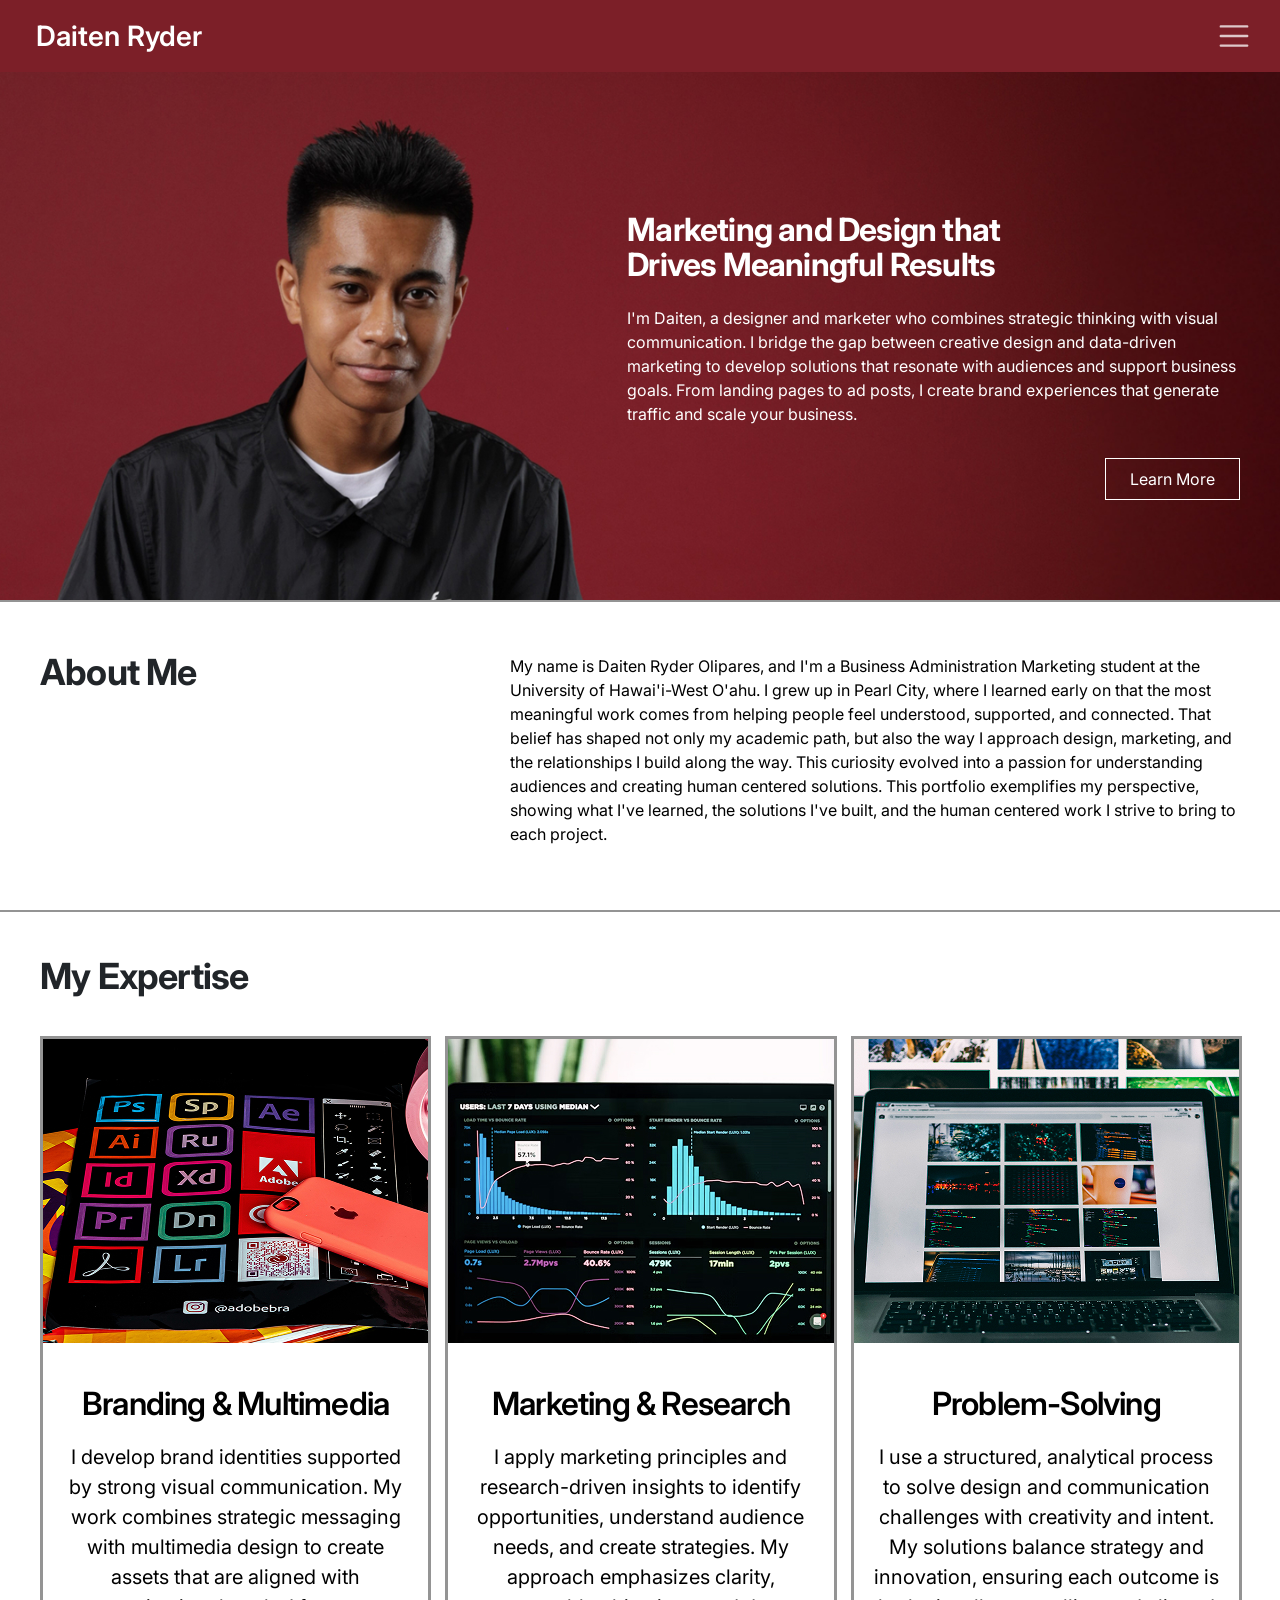
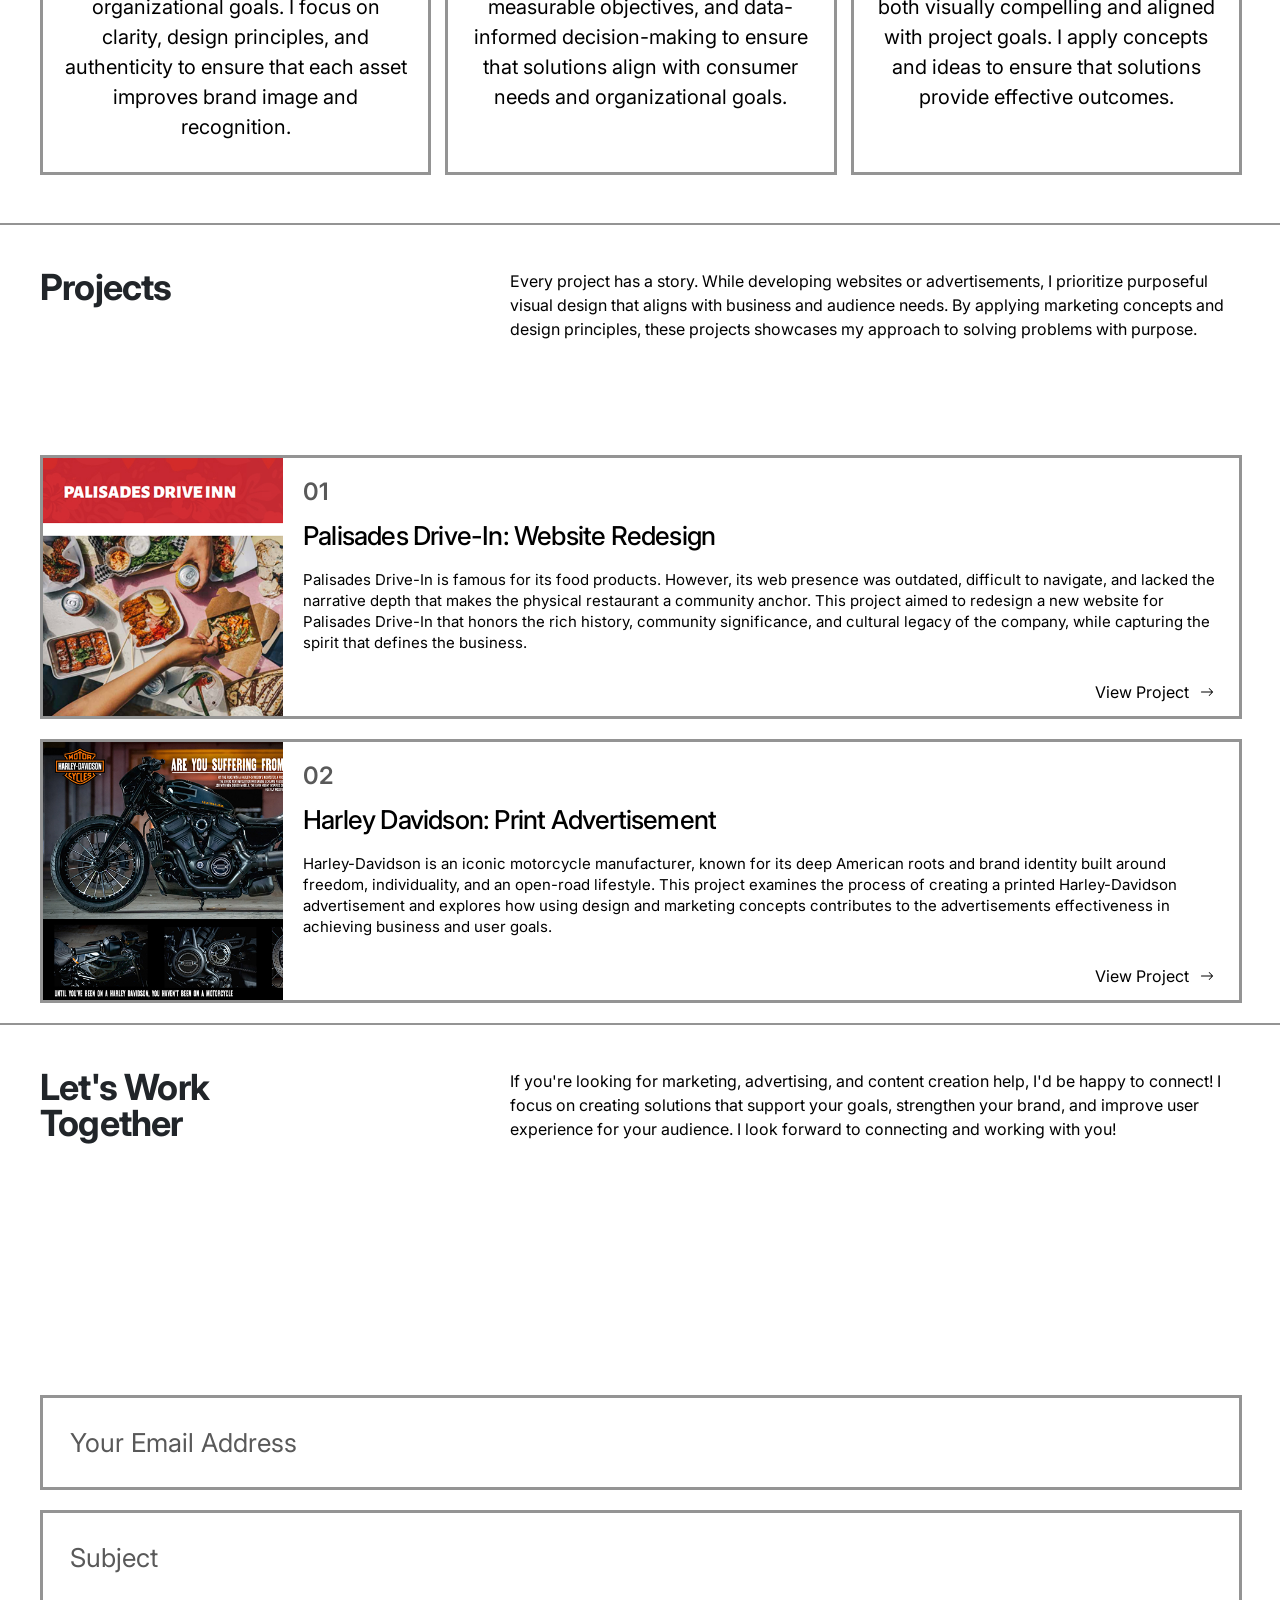
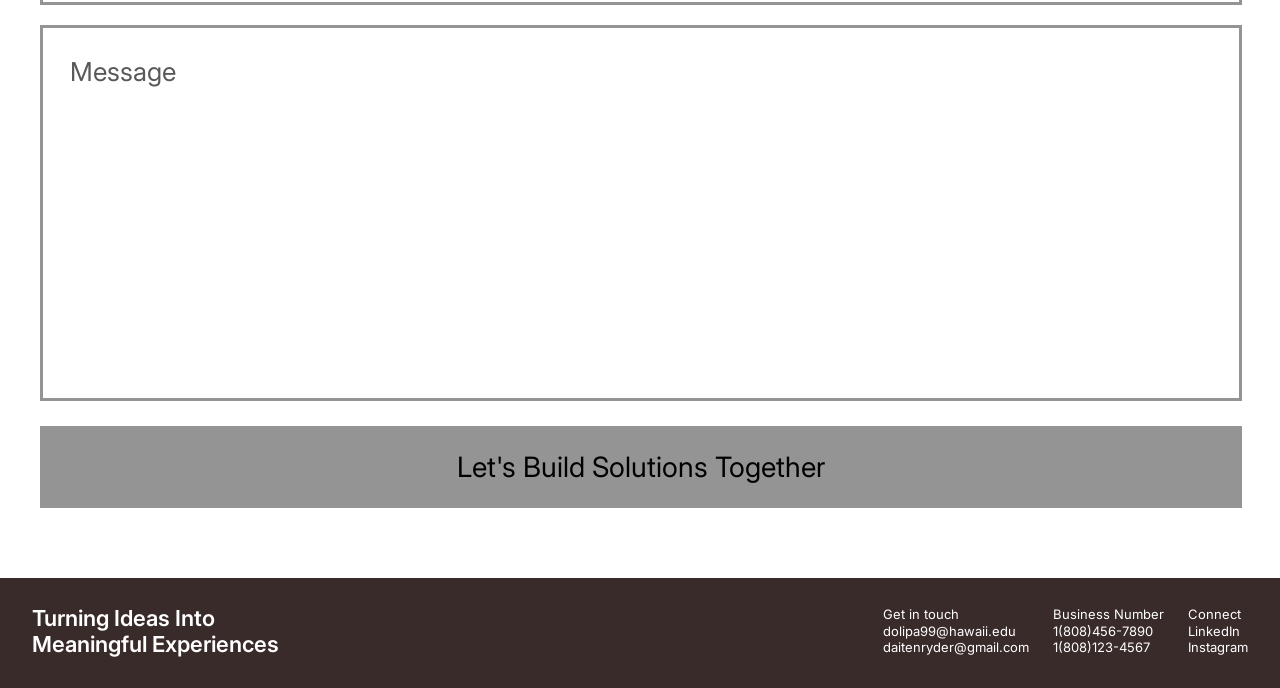
<file: index.html>
<!DOCTYPE html>
<html lang="en">

<head>
    <!-- REQUIRED: Meta Tags -->
    <meta charset="UTF-8">
    <meta name="viewport" content="width=device-width, initial-scale=1.0">

    <!-- REQUIRED: Page Title -->
    <title>Daiten Ryder Olipares Portfolio</title>

    <!-- REQUIRED: Bootstrap CSS -->
    <link href="https://cdn.jsdelivr.net/npm/bootstrap@5.3.3/dist/css/bootstrap.min.css" rel="stylesheet"
        integrity="sha384-QWTKZyjpPEjISv5WaRU9OFeRpok6YctnYmDr5pNlyT2bRjXh0JMhjY6hW+ALEwIH" crossorigin="anonymous">

    <!-- REQUIRED: Your Custom CSS-->
    <link rel="stylesheet" href="css/style.css">

    <!-- REQUIRED: Google Font API -->
    <link rel="preconnect" href="https://fonts.googleapis.com">
    <link rel="preconnect" href="https://fonts.gstatic.com" crossorigin>
    <link
        href="https://fonts.googleapis.com/css2?family=Inter:ital,opsz,wght@0,14..32,100..900;1,14..32,100..900&display=swap"
        rel="stylesheet">
</head>

<body>
    <!-- Content will go here -->
    <!-- Start of Header Section -->
    <header class="custom-header">
        <nav class="navbar">
            <!-- Logo -->
            <a class="navbar-brand" href="index.html">Daiten Ryder</a>
            <button class="navbar-toggler" type="button" data-bs-toggle="collapse" data-bs-target="#navbarNav"
                aria-controls="navbarNav" aria-expanded="false" aria-label="Toggle navigation">
                <span class="navbar-toggler-icon"></span>
            </button>
            <div class="collapse navbar-collapse" id="navbarNav">
                <ul class="navbar-nav ms-auto">
                    <!-- Menu Links -->
                    <li class="nav-item"><a class="nav-link" href="index.html">Home</a></li>
                    <li class="nav-item"><a class="nav-link" href="palisades.html">Project: Palisades Drive-In Website Redesign</a>
                    </li>
                    <li class="nav-item"><a class="nav-link" href="#">Project: Harley Davidson Print Advertisement </a>
                    </li>
                </ul>
            </div>
        </nav>
    </header>

    <!-- Start of Hero Section -->
    <section class="hero" id="hero">
        <div class="hero-text-col">
            <h1 class="hero-title">Marketing and Design that <br> Drives Meaningful Results</h1>

            <p class="hero-description">I'm Daiten, a designer and marketer who combines strategic thinking with
                visual communication. I bridge the
                gap between creative design and data-driven marketing to develop solutions that resonate with
                audiences and
                support business goals. From landing pages to ad posts, I create brand experiences that generate
                traffic and
                scale your business.
            </p>

            <div class="hero-btn-wrap">
                <a href="#about-me" role="button" class="hero-btn">Learn More</a>
            </div>
        </div>
    </section>
    <!-- End of Hero Section -->

 <div class="section-divider"></div>



  <!--About Me-->
<section class="about-Me" id="about-me">
        <div class="container-fluid about-section-wrapper">
            <div class="row g-0">
                <div class="col-5 col-md-4 about-heading">
                    <h2 style="margin: 0; line-height: 1;">About Me</h2>
                </div>

                <div class="col-7 col-md-8 about-text">
                    <p style="margin: 0;"> My name is Daiten Ryder Olipares, and I'm a Business Administration Marketing
                        student at
                        the University of
                        Hawai'i-West O'ahu. I grew up in Pearl City, where I learned early on that the most meaningful
                        work
                        comes
                        from helping people feel understood, supported, and connected. That belief has shaped not only
                        my
                        academic
                        path, but also the way I approach design, marketing, and the relationships I build along the
                        way.
                        This
                        curiosity evolved into a passion for understanding audiences and creating human centered
                        solutions.
                        This
                        portfolio exemplifies my perspective, showing what I've learned, the solutions I've built, and
                        the
                        human
                        centered work I strive to bring to each project.</p>
                </div>
            </div>
        </div>
    </section>
    <!-- End of About Me -->

<div class="section-divider"></div>

    <!-- Start of My Expertise -->
    <section class="My-Expertise" id="My-Expertise">
        <div class="container-fluid site-section-wrapper">
            <div class="row g-0">
                <div class="col-5 col-md-4 expertise-heading">
                    <h2 class="m-0">My Expertise</h2>
                </div>
            </div>
        </div>
        <!-- Start of card -->
        <div class="container-fluid site-section-wrapper">
            <div class="row g-0 g-md-3 expertise-cards-row">
                <!-- Start of card 1 -->
                <div class="col-12 col-md-4">
                    <div class="card rounded-0 overflow-hidden expertise-card h-100">
                        <!-- Text-->
                        <div class="d-flex flex-row flex-md-column h-100 align-items-stretch">
                            <img src="images/Branding & Multimedia Image.jpg" class="expertise-card-img"
                                alt="Thumbnail of branding & multimedia work, which features various media programs and tools.">


                            <div class="expertise-card-body d-flex flex-column flex-grow-1">
                                <div class="d-md-none expertise-num">01</div>
                                <h3 class="expertise-title">Branding &amp;
                                    Multimedia</h3>
                                <p class="expertise-desc">I develop brand identities
                                    supported by strong
                                    visual
                                    communication. My work combines strategic messaging with multimedia design to
                                    create assets that are
                                    aligned with organizational goals. I focus on clarity, design principles, and
                                    authenticity to ensure
                                    that each asset improves brand image and recognition.</p>

                            </div>
                        </div>
                    </div>
                </div>
                <!-- End of card 1-->

                <!-- Start of card 2 -->
                <div class="col-12 col-md-4">
                    <div class=" card rounded-0 overflow-hidden expertise-card h-100">
                        <!-- Text-->
                        <div class="d-flex flex-row flex-md-column h-100 align-items-stretch">
                            <img src="images/Marketing & Research Image.jpg" class="expertise-card-img"
                                alt="Thumbnail of marketing & research work, which features marketing analytics and statistics.">


                            <div class="expertise-card-body d-flex flex-column flex-grow-1 h-100">
                                <div class="d-md-none expertise-num">02</div>
                                <h3 class="expertise-title">Marketing &amp;
                                    Research
                                </h3>
                                <p class="expertise-desc">I apply marketing
                                    principles
                                    and
                                    research-driven insights to
                                    identify
                                    opportunities, understand audience needs, and create strategies. My approach
                                    emphasizes clarity,
                                    measurable objectives, and data-informed decision-making to ensure that
                                    solutions align with consumer needs
                                    and organizational goals.</p>

                            </div>
                        </div>
                    </div>
                </div>
                <!-- End of card 2-->

                <!-- Start of card 3 -->
                <div class="col-12 col-md-4">
                    <div class=" card rounded-0 overflow-hidden expertise-card h-100">
                        <!-- Text-->
                        <div class="d-flex flex-row flex-md-column h-100 align-items-stretch">
                            <img src="images/Problem-Solving Image.jpg" class="expertise-card-img"
                                alt="Thumbnail of a problem-solving image, which features analytical, technological, and complex solutions.">

                            <div class="expertise-card-body d-flex flex-column flex-grow-1 h-100">
                                <div class="d-md-none expertise-num">03</div>
                                <h3 class="expertise-title">
                                    Problem-Solving
                                </h3>
                                <p class="expertise-desc">I use a structured,
                                    analytical
                                    process to solve design and
                                    communication
                                    challenges with creativity and intent. My solutions balance strategy and
                                    innovation,
                                    ensuring each outcome is both visually compelling and aligned with project
                                    goals. I apply concepts and ideas
                                    to ensure that solutions provide effective outcomes.</p>

                            </div>
                        </div>
                    </div>
                </div>
                <!-- End of card 3-->
            </div>
        </div>

    </section>
    <!-- End of My Expertise Section -->

  <div class="section-divider"></div>

    <!-- Start of Projects Section -->

    <section class="Projects" id="Projects">
        <div class="container-fluid projects-section-wrapper">
            <div class="row g-0">
                <div class="col-5 col-md-4 projects-heading">
                    <h2 style="margin: 0; line-height: 1;">Projects</h2>
                </div>
                <div class="col-7 col-md-8 projects-text">
                    <p style="margin: 0;">Every project has a story. While developing websites or advertisements, I
                        prioritize purposeful
                        visual design
                        that aligns with business and audience needs. By applying marketing concepts and design
                        principles,
                        these
                        projects showcases
                        my approach to solving problems with purpose.</p>
                </div>
            </div>
        </div>

        <!-- Start of card components -->
        <div class="container-fluid projects-section-wrapper">
            <div class="row g-0">
                <!-- Start of card 1-->
                <div class="col-12">
                    <div class="card rounded-0 mobile-fixed-card">
                        <div class="d-flex flex-nowrap align-items-stretch">

                            <img src="images/Palisades Drive In Image.jpg" class="project-card-img"
                                alt="Thumbnail of the Palisades Drive-In website redesign project.">

                            <div class="project-card-body d-flex flex-column flex-grow-1 h-100">
                                <div>
                                    <div class="project-num">01</div>
                                    <h3 class="project-title">Palisades Drive-In: Website Redesign
                                    </h3>
                                    <p class="project-desc">Palisades Drive-In is famous for
                                        its food
                                        products.
                                        However, its web presence was outdated, difficult to navigate, and lacked the
                                        narrative
                                        depth that makes the physical restaurant a community anchor. This project aimed
                                        to redesign
                                        a new website for Palisades Drive-In that honors the rich history, community
                                        significance,
                                        and cultural legacy of the company, while capturing the spirit that
                                        defines the
                                        business.</p>
                                </div>

                                <div class="text-end project-btn-wrapper">
                                    <a class="project-btn" href="palisades.html">View Project <svg
                                            xmlns="http://w3.org" width="8" height="8" fill="currentColor"
                                            class="bi bi-arrow-right" viewBox="0 0 16 16">
                                            <path fill-rule="evenodd"
                                                d="M1 8a.5.5 0 0 1 .5-.5h11.793l-3.147-3.146a.5.5 0 0 1 .708-.708l4 4a.5.5 0 0 1 0 .708l-4 4a.5.5 0 0 1-.708-.708L13.293 8.5H1.5A.5.5 0 0 1 1 8" />
                                        </svg></a>
                                </div>
                            </div>
                        </div>
                    </div>
                </div>
                <!-- End of card 1 -->
                <!-- Start of card 2 -->
                <div class="col-12">
                    <div class="card rounded-0 mobile-fixed-card">
                        <div class="d-flex flex-nowrap align-items-stretch">

                            <img src="images/Harley Davidson Image.jpg" class="project-card-img"
                                alt="Preview thumbnail of the Harley Davidson print advertisement project.">

                            <div class="project-card-body d-flex flex-column flex-grow-1 h-100">
                                <div>
                                    <div class="project-num">02</div>
                                    <h3 class="project-title">Harley Davidson: Print Advertisement
                                    </h3>
                                    <p class="project-desc">Harley-Davidson is an iconic motorcycle manufacturer, known
                                        for its deep American roots and brand identity built around freedom,
                                        individuality, and an open-road lifestyle. This project examines the process of
                                        creating a printed Harley-Davidson advertisement and explores how using design
                                        and marketing concepts contributes to the advertisements effectiveness in
                                        achieving business and user goals.
                                    </p>
                                </div>

                                <div class="text-end project-btn-wrapper">
                                    <a class="project-btn" href="javascript:void(0);">View Project <svg
                                            xmlns="http://w3.org" width="8" height="8" fill="currentColor"
                                            class="bi bi-arrow-right" viewBox="0 0 16 16">
                                            <path fill-rule="evenodd"
                                                d="M1 8a.5.5 0 0 1 .5-.5h11.793l-3.147-3.146a.5.5 0 0 1 .708-.708l4 4a.5.5 0 0 1 0 .708l-4 4a.5.5 0 0 1-.708-.708L13.293 8.5H1.5A.5.5 0 0 1 1 8" />
                                        </svg></a>
                                </div>
                            </div>
                        </div>
                    </div>
                </div>
                <!--End of card 2-->
            </div>
        </div>
    </section>
    <!-- End of Projects Section -->

   <div class="section-divider"></div>

    <!-- Start of Let's Work Together Section -->
    <section class="Let's Work Together" id="Let's Work Together">
        <div class="container-fluid contact-section-wrapper">
            <div class="row g-0">
                <div class="col-5 col-md-4 contact-heading">
                    <h2 style="margin: 0; line-height: 1;">Let's Work <br> Together</h2>
                </div>
                <div class="col-7 col-md-8 contact-text">
                    <p style="margin: 0;">If you're looking for marketing, advertising, and content creation help, I'd
                        be happy to connect!
                        I
                        focus on
                        creating solutions that support your goals, strengthen your brand, and improve user experience
                        for
                        your
                        audience. I look forward to connecting and working with you!</p>
                </div>
            </div>
        </div>
        <!-- Start of Form Section -->
        <form action="https://formspree.io/f/xaeezalg" method="POST">
            <div class="container-fluid site-section-wrapper my-4 contact-form-wrapper">
                <div class="row g-0">


                    <div class="col-12 contact-field-gap">
                        <label for="exampleInputEmail1" class="form-label visually-hidden">Your Email Address</label>
                        <input type="email" name="email" class="form-control rounded-0 contact-input-box"
                            id="exampleInputEmail1" aria-describedby="emailHelp" placeholder="Your Email Address"
                            required>
                    </div>

                    <div class="col-12 contact-field-gap">
                        <label for="exampleFormControlTextarea1" class="form-label visually-hidden">Subject</label>
                        <input type="text" name="subject" class="form-control rounded-0 contact-input-box"
                            id="exampleFormControlTextarea1" placeholder="Subject" required>
                    </div>

                    <div class="col-12 contact-message-gap">
                        <label for="exampleFormControlTextarea2" class="form-label visually-hidden">Message</label>
                        <textarea name="message" class="form-control rounded-0 contact-message-box"
                            id="exampleFormControlTextarea2" rows="3" placeholder="Message" required></textarea>
                    </div>

                    <div class="col-12 d-grid gap-2">
                        <button type="submit" class="btn btn-primary rounded-0 contact-submit-btn">Let's Build Solutions
                            Together</button>
                    </div>

                </div>
            </div>
        </form>
        <!-- End of Form Section -->
    </section>
    <!-- End of Let's Work Together Section -->


    <!-- Start of Footer -->
    <footer class="custom-footer">
        <div class="footer-inner">
            <p class="footer-slogan">Turning Ideas Into <br>Meaningful Experiences</p>


            <div class="footer-links-group">
                <p class="footer-col">Get in touch<br>
                    dolipa99@hawaii.edu<br>
                    daitenryder@gmail.com</p>
                <p class="footer-col">
                    Business Number<br>
                    1(808)456-7890<br>
                    1(808)123-4567</p>
                <p class="footer-col"> Connect<br>
                    <a href="https://www.linkedin.com/in/daiten-ryder-olipares-93ba3634a" target="_blank">LinkedIn</a>
                    <br>
                    <a href="https://www.instagram.com/daiten_portfolio?xtok=eXMwdjltOW1qYjMw"
                        target="_blank">Instagram</a>
                </p>
            </div>
        </div>
    </footer>
    <!-- End of Footer -->

    <!-- REQUIRED: Javascript -->
    <script src="https://cdn.jsdelivr.net/npm/bootstrap@5.3.3/dist/js/bootstrap.bundle.min.js"
        integrity="sha384-YvpcrYf0tY3lHB60NNkmXc5s9fDVZLESaAA55NDzOxhy9GkcIdslK1eN7N6jIeHz"
        crossorigin="anonymous"></script>
</body>

</html>
</file>
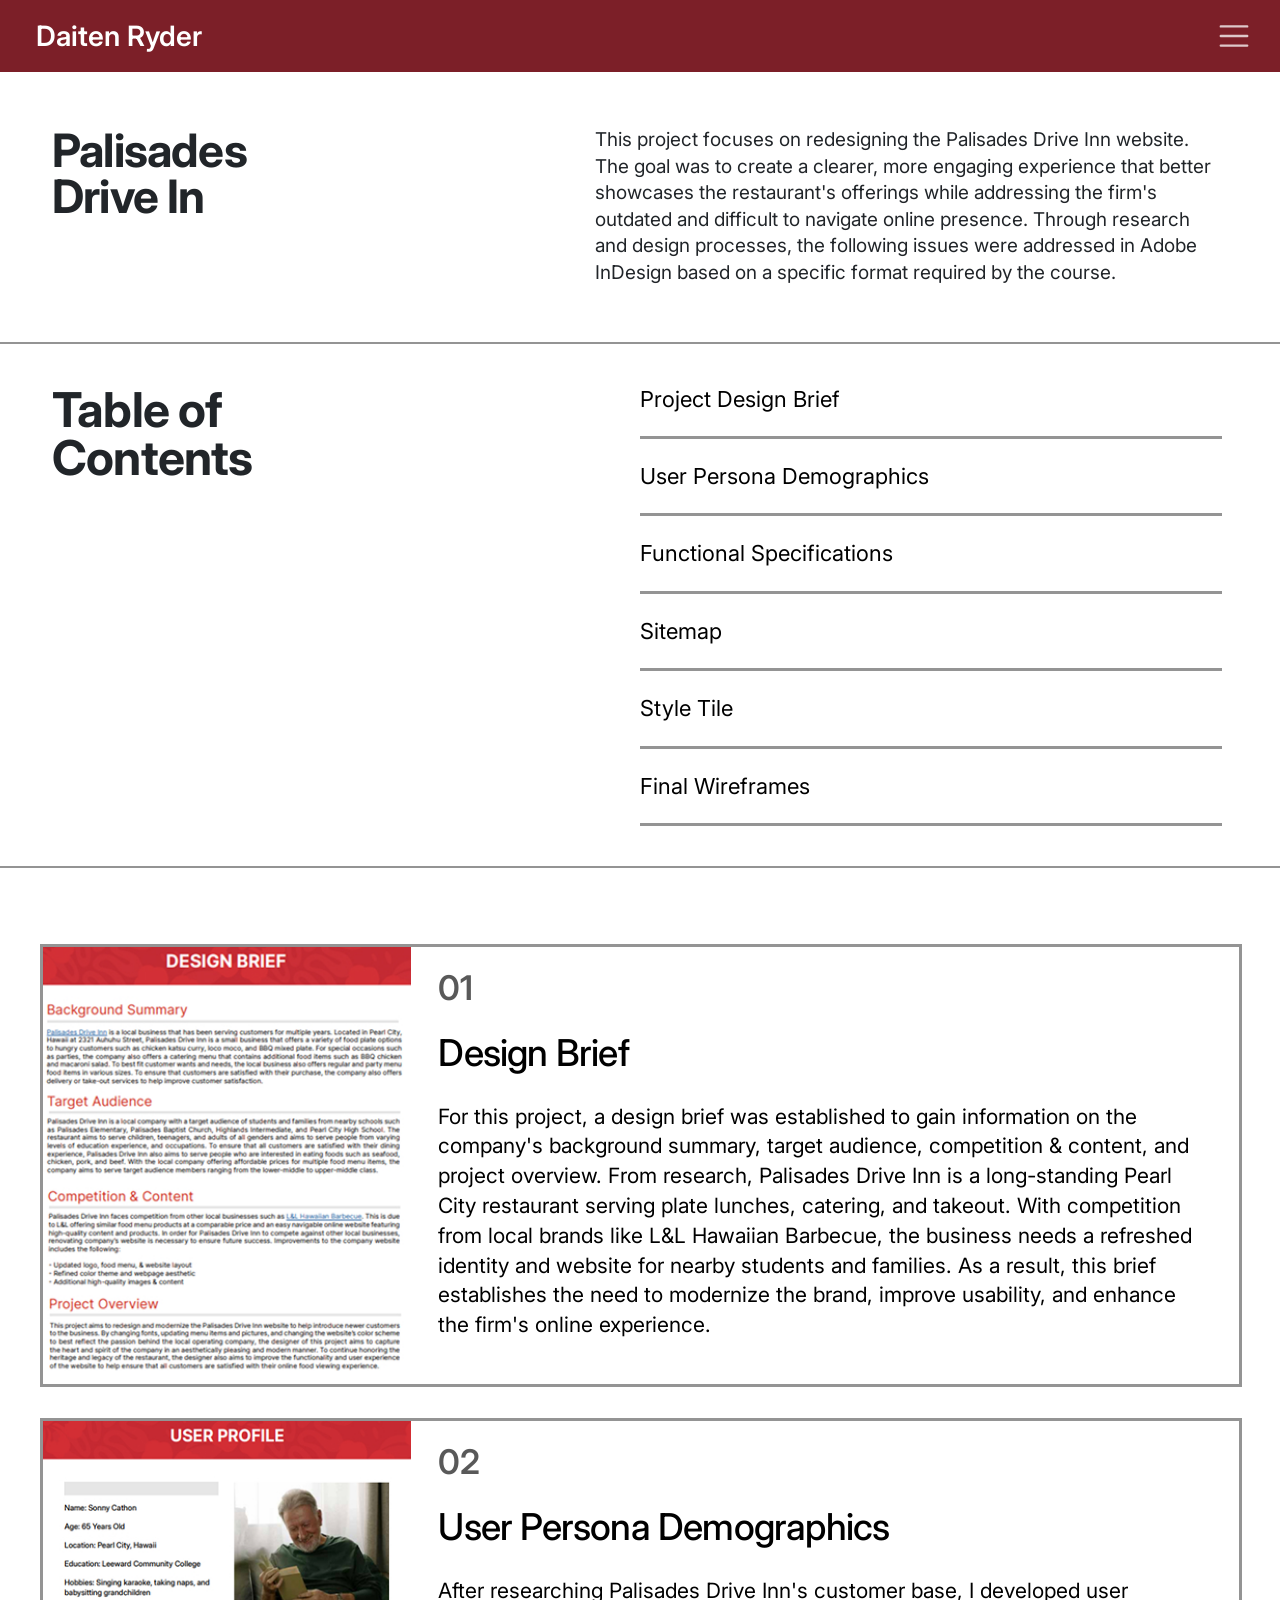
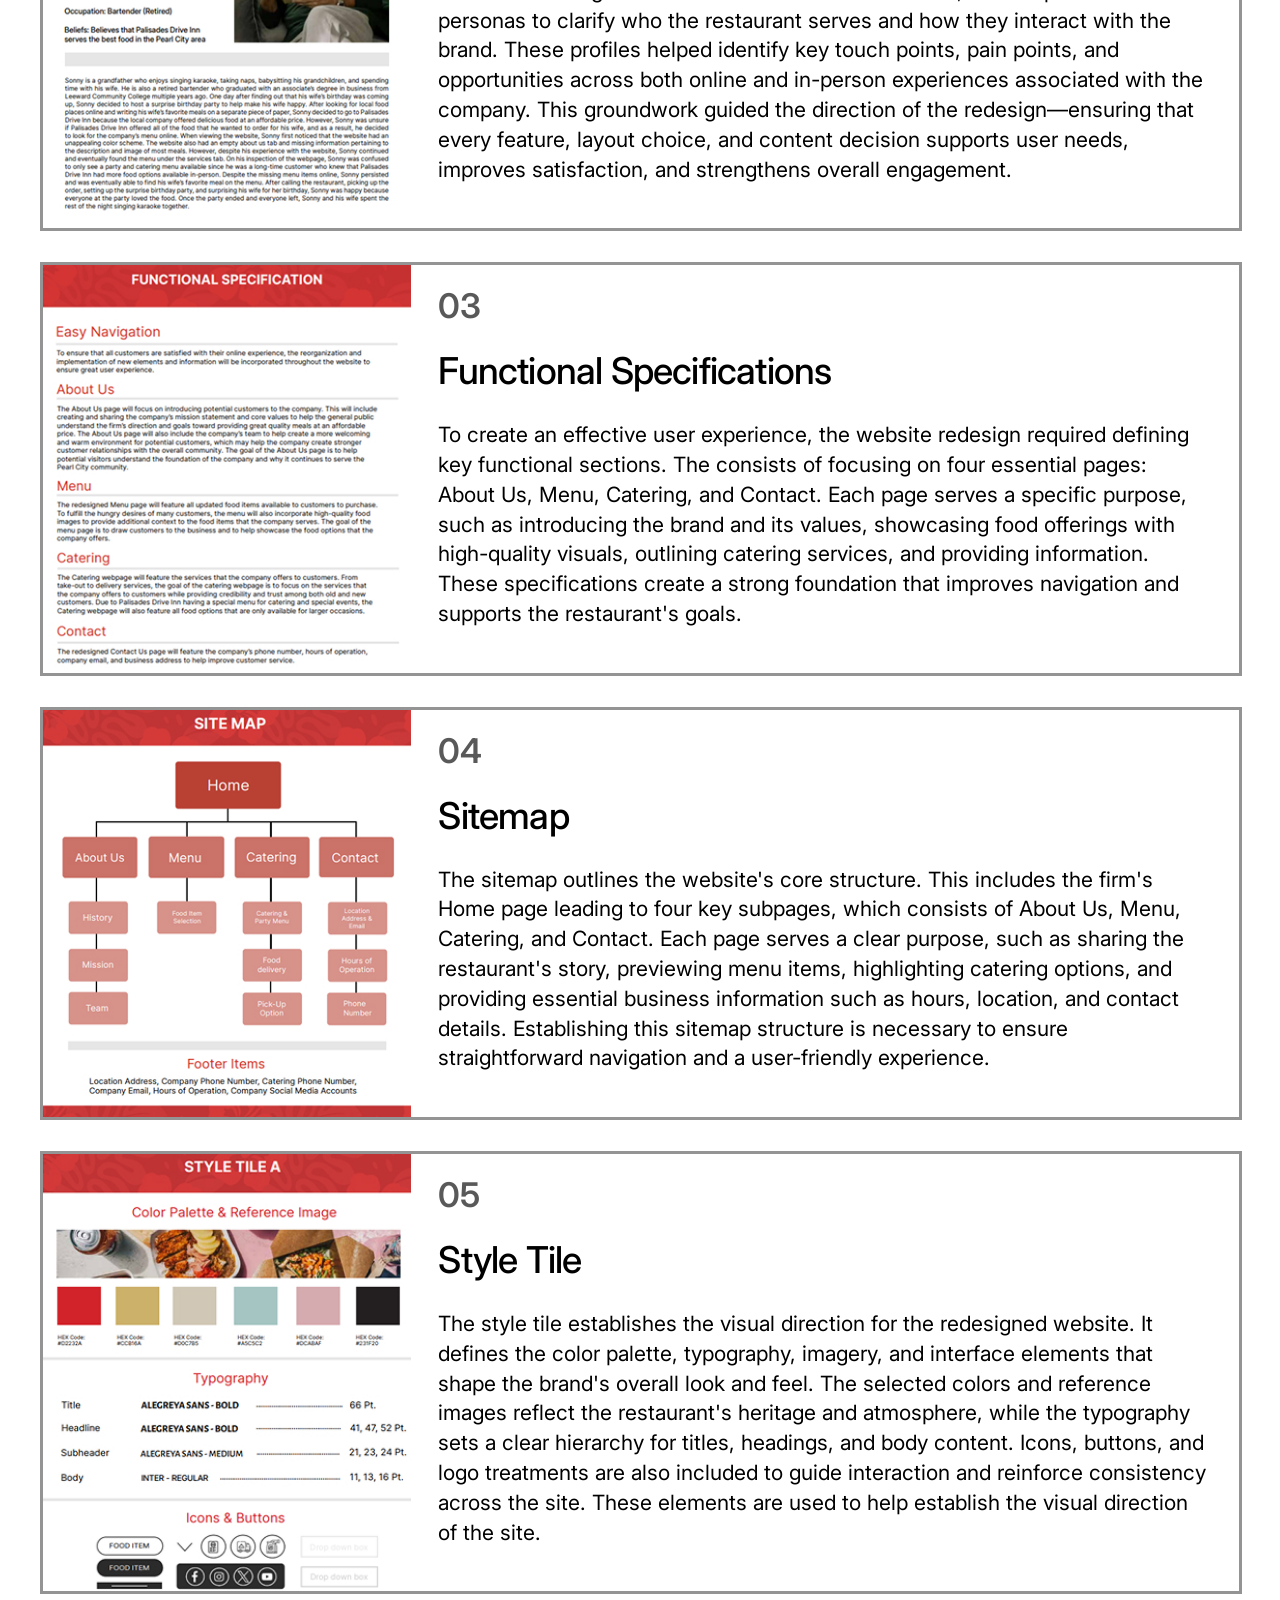
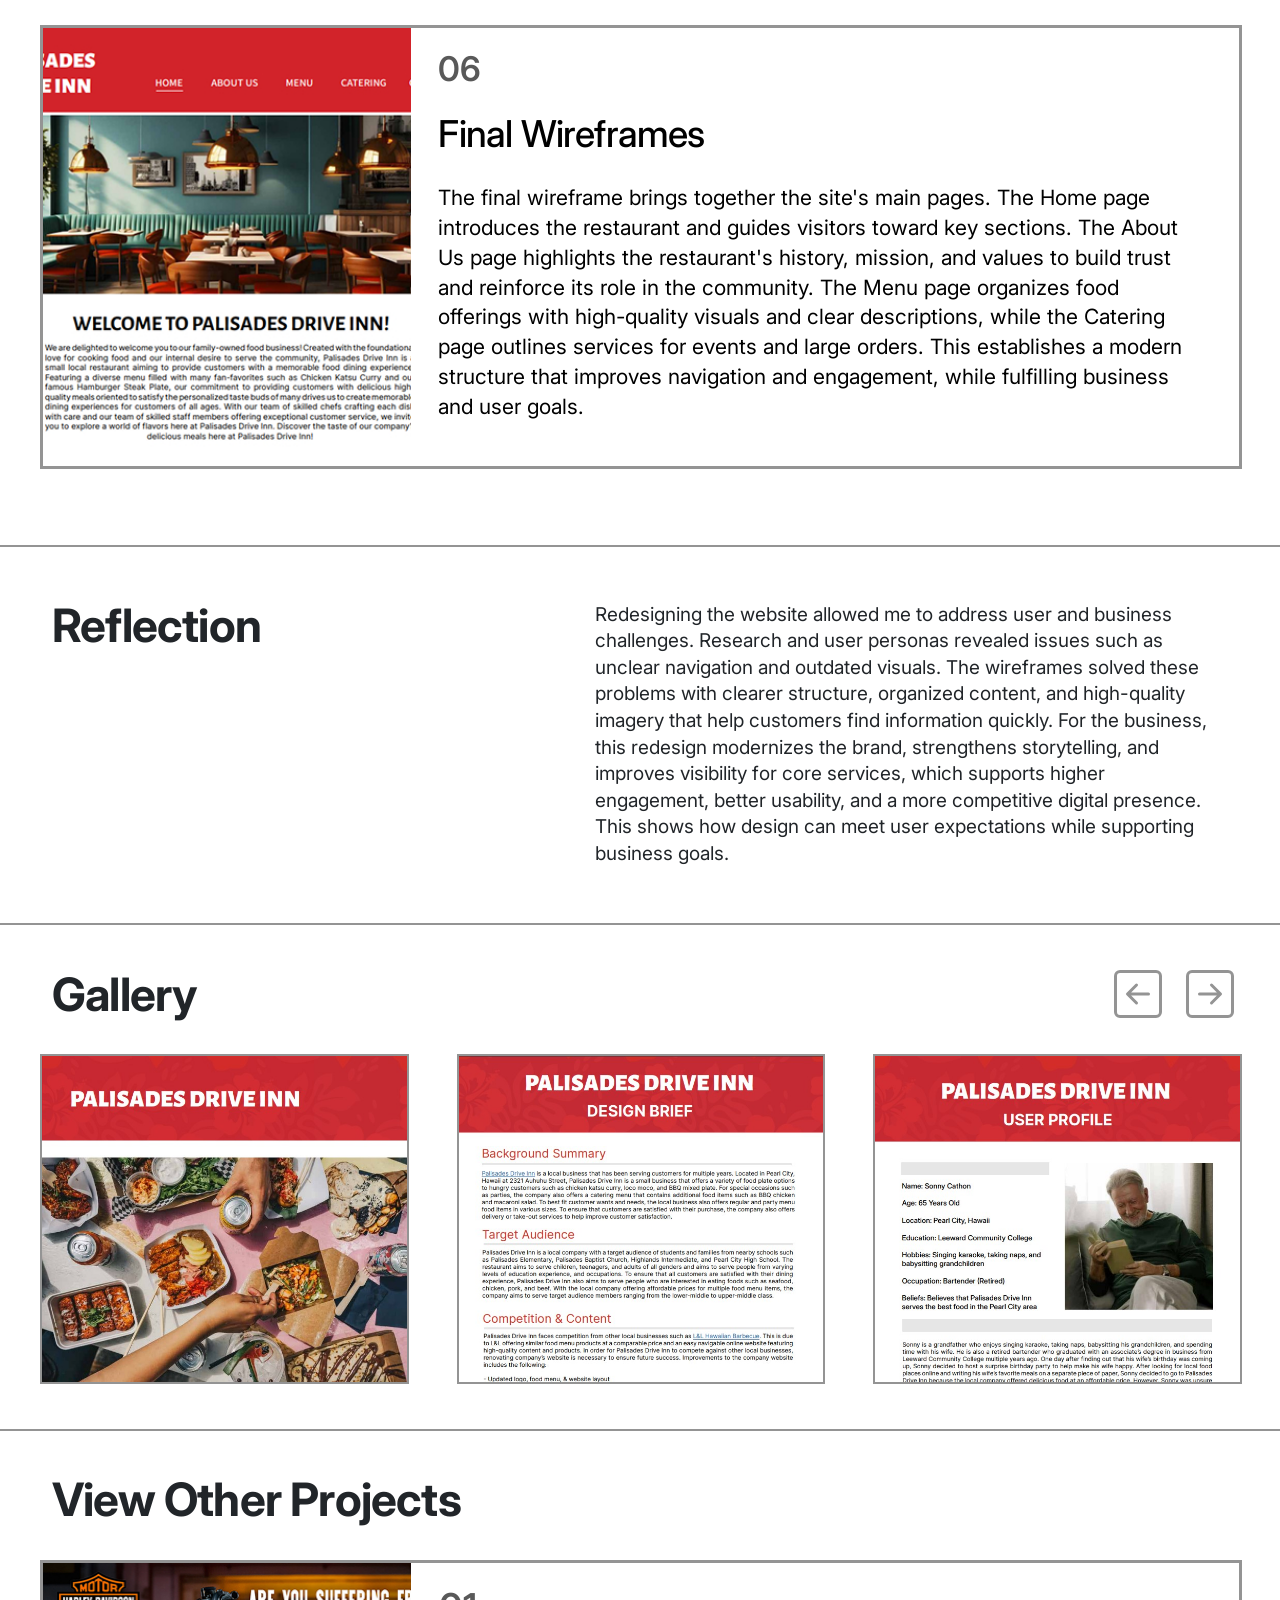
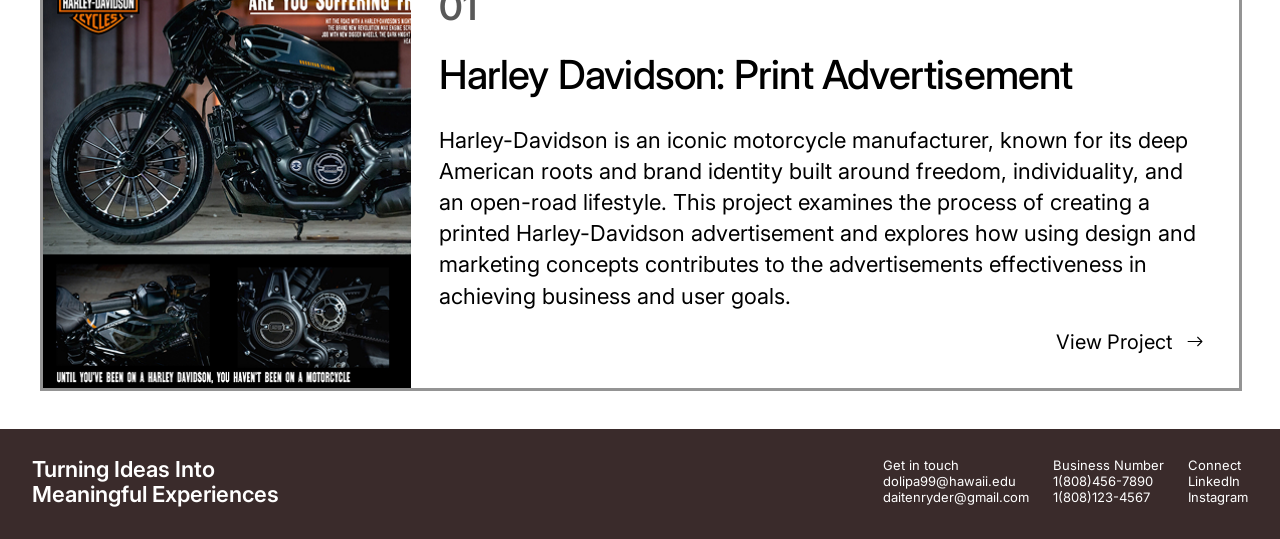
<file: palisades.html>
<!DOCTYPE html>
<html lang="en">

<head>
    <!-- REQUIRED: Meta Tags -->
    <meta charset="UTF-8">
    <meta name="viewport" content="width=device-width, initial-scale=1.0">

    <!-- REQUIRED: Page Title -->
    <title>Project: Palisades Drive-In Website Redesign</title>

    <!-- REQUIRED: Bootstrap CSS -->
    <link href="https://cdn.jsdelivr.net/npm/bootstrap@5.3.3/dist/css/bootstrap.min.css" rel="stylesheet"
        integrity="sha384-QWTKZyjpPEjISv5WaRU9OFeRpok6YctnYmDr5pNlyT2bRjXh0JMhjY6hW+ALEwIH" crossorigin="anonymous">

    <!-- REQUIRED: Your Custom CSS-->
    <link rel="stylesheet" href="css/style.css">

    <!-- REQUIRED: Google Font API -->
    <link rel="preconnect" href="https://fonts.googleapis.com">
    <link rel="preconnect" href="https://fonts.gstatic.com" crossorigin>
    <link
        href="https://fonts.googleapis.com/css2?family=Inter:ital,opsz,wght@0,14..32,100..900;1,14..32,100..900&display=swap"
        rel="stylesheet">
</head>

<body>
    <!-- Content will go here -->
    <!-- Start of Header Section -->
    <header class="custom-header">
        <nav class="navbar">
            <!-- Logo -->
            <a class="navbar-brand" href="index.html">Daiten Ryder</a>
            <button class="navbar-toggler" type="button" data-bs-toggle="collapse" data-bs-target="#navbarNav"
                aria-controls="navbarNav" aria-expanded="false" aria-label="Toggle navigation">
                <span class="navbar-toggler-icon"></span>
            </button>
            <div class="collapse navbar-collapse" id="navbarNav">
                <ul class="navbar-nav ms-auto">
                    <!-- Menu Links -->
                    <li class="nav-item"><a class="nav-link" href="index.html">Home</a></li>
                    <li class="nav-item"><a class="nav-link" href="palisades.html">Project: Palisades Drive-In Website
                            Redesign</a>
                    </li>
                    <li class="nav-item"><a class="nav-link" href="#">Project: Harley Davidson Print Advertisement </a>
                    </li>
                </ul>
            </div>
        </nav>
    </header>

    <!-- REQUIRED: Javascript -->
    <script src="https://cdn.jsdelivr.net/npm/bootstrap@5.3.3/dist/js/bootstrap.bundle.min.js"
        integrity="sha384-YvpcrYf0tY3lHB60NNkmXc5s9fDVZLESaAA55NDzOxhy9GkcIdslK1eN7N6jIeHz"
        crossorigin="anonymous"></script>

    <!--Palisades Project Description-->
    <section class="palisades-description" id="palisades-description">
        <div class="container-fluid palisades-section-wrapper">
            <div class="row g-0">
                <div class="col-5 col-md-4 palisades-heading">
                    <h2 style="margin: 0; line-height: 1;">Palisades <br> Drive In</h2>
                </div>

                <div class="col-7 col-md-8 palisades-text">
                    <p style="margin: 0;">This project focuses on redesigning the Palisades Drive Inn website. The goal
                        was to create a clearer, more engaging experience that better showcases the restaurant's
                        offerings while addressing the firm's outdated and difficult to navigate online presence.
                        Through research and design processes, the following issues were addressed in Adobe InDesign
                        based on a specific format required by the course.</p>
                </div>
            </div>
        </div>
    </section>
    <!--End of Palisades Project Description -->

    <div class="section-divider"></div>

    <!--Palisades Table of Contents (palisades-toc)-->
    <section class="palisades-toc" id="palisades-toc">
        <div class="container-fluid palisades-toc-wrapper">
            <div class="row g-0">
                <div class="col-5 col-md-4 palisades-toc-heading">
                    <h2 style="margin: 0; line-height: 1;">Table of<br> Contents</h2>
                </div>

                <div class="col-7 col-md-8 palisades-toc-right">
                    <ul class="palisades-toc-list">
                        <li class="toc-item first-item">
                            <span class="toc-label">Project Design Brief</span>
                            <div class="toc-divider"></div>
                        </li>
                        <li class="toc-item">
                            <span class="toc-label">User Persona Demographics</span>
                            <div class="toc-divider"></div>
                        </li>
                        <li class="toc-item">
                            <span class="toc-label">Functional Specifications</span>
                            <div class="toc-divider"></div>
                        </li>
                        <li class="toc-item">
                            <span class="toc-label">Sitemap</span>
                            <div class="toc-divider"></div>
                        </li>
                        <li class="toc-item">
                            <span class="toc-label">Style Tile</span>
                            <div class="toc-divider"></div>
                        </li>
                        <li class="toc-item last-item">
                            <span class="toc-label">Final Wireframes</span>
                            <div class="toc-divider"></div>
                        </li>
                    </ul>
                </div>
            </div>
        </div>

    </section>
    <!--End of Palisades Table of Content-->

    <div class="section-divider"></div>

    <!--Project Detail Individual Sections-->
    <!-- Start of card components -->
    <section class="Palisades-Individual" id="Palisades-Individual">
        <div class="container-fluid palisades-individual-wrapper">
            <div class="row g-0">
                <!-- Start of card 1-->
                <div class="col-12">
                    <div class="card rounded-0 palisades-mobile-fixed-card">
                        <div class="d-flex flex-nowrap align-items-stretch">

                            <img src="images/Palisades-Design-Brief.jpg" class="palisades-card-img"
                                alt="Thumbnail of the Palisades Drive-In Design Brief.">

                            <div class="palisades-card-body d-flex flex-column flex-grow-1 h-100">
                                <div>
                                    <div class="palisades-num">01</div>
                                    <h3 class="palisades-project-title">Design Brief
                                    </h3>
                                    <p class="palisades-project-desc">For this project, a design brief was established
                                        to gain
                                        information on the company's background summary, target audience, competition &
                                        content, and project overview. From research, Palisades Drive Inn is a
                                        long-standing
                                        Pearl City restaurant serving plate lunches, catering, and takeout. With
                                        competition
                                        from local brands like L&L Hawaiian Barbecue, the business needs a refreshed
                                        identity and website for nearby students and families. As a result, this brief
                                        establishes the need to modernize the brand, improve usability, and enhance the
                                        firm's online experience.</p>
                                </div>

                            </div>
                        </div>
                    </div>
                </div>
                <!-- End of card 1 -->
                <!-- Start of card 2 -->
                <div class="col-12">
                    <div class="card rounded-0 palisades-mobile-fixed-card">
                        <div class="d-flex flex-nowrap align-items-stretch">

                            <img src="images/Palisades-User-Persona.jpg" class="palisades-card-img"
                                alt="Preview thumbnail of a user profile used for the Palisades Drive-In website redesign project.">

                            <div class="palisades-card-body d-flex flex-column flex-grow-1 h-100">
                                <div>
                                    <div class="palisades-num">02</div>
                                    <h3 class="palisades-project-title">User Persona Demographics
                                    </h3>
                                    <p class="palisades-project-desc">After researching Palisades Drive Inn's customer
                                        base, I
                                        developed
                                        user personas to clarify who the restaurant serves and how they interact with
                                        the
                                        brand.
                                        These profiles helped identify key touch points, pain points, and opportunities
                                        across
                                        both online and in-person experiences associated with the company. This
                                        groundwork
                                        guided the direction of the redesign—ensuring that every feature, layout choice,
                                        and
                                        content decision supports user needs, improves satisfaction, and strengthens
                                        overall
                                        engagement.
                                    </p>
                                </div>
                            </div>
                        </div>
                    </div>
                </div>
                <!--End of card 2-->

                <!-- Start of card 3 -->
                <div class="col-12">
                    <div class="card rounded-0 palisades-mobile-fixed-card">
                        <div class="d-flex flex-nowrap align-items-stretch">

                            <img src="images/Palisades-Functional-Specifications.jpg" class="palisades-card-img"
                                alt="Preview thumbnail of the Palisades Drive-In functional specifications document.">

                            <div class="palisades-card-body d-flex flex-column flex-grow-1 h-100">
                                <div>
                                    <div class="palisades-num">03</div>
                                    <h3 class="palisades-project-title">Functional Specifications
                                    </h3>
                                    <p class="palisades-project-desc">To create an effective user experience, the
                                        website redesign
                                        required defining key functional sections. The consists of focusing on four
                                        essential
                                        pages: About Us, Menu, Catering, and Contact. Each page serves a specific
                                        purpose,
                                        such
                                        as introducing the brand and its values, showcasing food offerings with
                                        high-quality
                                        visuals, outlining catering services, and providing information. These
                                        specifications
                                        create a strong foundation that improves navigation and supports the
                                        restaurant's
                                        goals.
                                    </p>
                                </div>
                            </div>
                        </div>
                    </div>
                </div>
                <!--End of card 3-->

                <!-- Start of card 4 -->
                <div class="col-12">
                    <div class="card rounded-0 palisades-mobile-fixed-card">
                        <div class="d-flex flex-nowrap align-items-stretch">

                            <img src="images/Palisades-Sitemap.jpg" class="palisades-card-img"
                                alt="Preview thumbnail of a new website sitemap for Palisades Drive-In.">

                            <div class="palisades-card-body d-flex flex-column flex-grow-1 h-100">
                                <div>
                                    <div class="palisades-num">04</div>
                                    <h3 class="palisades-project-title">Sitemap
                                    </h3>
                                    <p class="palisades-project-desc">The sitemap outlines the website's core structure.
                                        This
                                        includes
                                        the
                                        firm's Home page leading to four key subpages, which consists of About Us, Menu,
                                        Catering, and Contact. Each page serves a clear purpose, such as sharing the
                                        restaurant's story, previewing menu items, highlighting catering options, and
                                        providing
                                        essential business information such as hours, location, and contact details.
                                        Establishing this sitemap structure is necessary to ensure straightforward
                                        navigation
                                        and a user-friendly experience.
                                    </p>
                                </div>
                            </div>
                        </div>
                    </div>
                </div>
                <!--End of card 4-->

                <!-- Start of card 5 -->
                <div class="col-12">
                    <div class="card rounded-0 palisades-mobile-fixed-card">
                        <div class="d-flex flex-nowrap align-items-stretch">

                            <img src="images/Palisades-Style-Tile.jpg" class="palisades-card-img"
                                alt="Preview thumbnail of the style tile used for the Palisades Drive-In website redesign project.">

                            <div class="palisades-card-body d-flex flex-column flex-grow-1 h-100">
                                <div>
                                    <div class="palisades-num">05</div>
                                    <h3 class="palisades-project-title">Style Tile
                                    </h3>
                                    <p class="palisades-project-desc">The style tile establishes the visual direction
                                        for the
                                        redesigned
                                        website. It defines the color palette, typography, imagery, and interface
                                        elements
                                        that
                                        shape the brand's overall look and feel. The selected colors and reference
                                        images
                                        reflect the restaurant's heritage and atmosphere, while the typography sets a
                                        clear
                                        hierarchy for titles, headings, and body content. Icons, buttons, and logo
                                        treatments
                                        are also included to guide interaction and reinforce consistency across the
                                        site.
                                        These
                                        elements are used to help establish the visual direction of the site.
                                    </p>
                                </div>
                            </div>
                        </div>
                    </div>
                </div>
                <!--End of card 5-->

                <!-- Start of card 6 -->
                <div class="col-12">
                    <div class="card rounded-0 palisades-mobile-fixed-card">
                        <div class="d-flex flex-nowrap align-items-stretch">

                            <img src="images/Palisades-Final-Wireframe-Preview.jpg" class="palisades-card-img"
                                alt="Preview thumbnail of the final wireframe home page for the Palisades Drive-In website redesign project.">

                            <div class="palisades-card-body d-flex flex-column flex-grow-1 h-100">
                                <div>
                                    <div class="palisades-num">06</div>
                                    <h3 class="palisades-project-title">Final Wireframes
                                    </h3>
                                    <p class="palisades-project-desc">The final wireframe brings together the site's
                                        main pages.
                                        The
                                        Home
                                        page introduces the restaurant and guides visitors toward key sections.
                                        The About Us page highlights the restaurant's history, mission, and values to
                                        build
                                        trust and reinforce its role in the community. The Menu page organizes food
                                        offerings
                                        with high-quality visuals and clear descriptions, while the Catering page
                                        outlines
                                        services for events and large orders. This establishes a modern structure that
                                        improves
                                        navigation and engagement, while fulfilling business and user goals.
                                    </p>
                                </div>
                            </div>
                        </div>
                    </div>
                </div>
            </div>
        </div>
    </section>
    <!--End of card 6-->

    <div class="section-divider"></div>

    <!--Start of Reflection-->
    <section class="palisades-reflection" id="palisades-reflection">
        <div class="container-fluid reflection-section-wrapper">
            <div class="row g-0">
                <div class="col-5 col-md-4 reflection-heading">
                    <h2 style="margin: 0; line-height: 1;">Reflection</h2>
                </div>

                <div class="col-7 col-md-8 reflection-text">
                    <p style="margin: 0;">Redesigning the website allowed me to address user and business challenges.
                        Research and user personas revealed issues such as unclear navigation and outdated visuals. The
                        wireframes solved these problems with clearer structure, organized content, and high-quality
                        imagery that help customers find information quickly. For the business, this redesign modernizes
                        the brand, strengthens storytelling, and improves visibility for core services, which supports
                        higher engagement, better usability, and a more competitive digital presence. This shows how
                        design can meet user expectations while supporting business goals.</p>
                </div>
            </div>
        </div>
    </section>
    <!--End of Reflection-->

    <div class="section-divider"></div>

    <!--Start of Palisades Gallery-->
    <section class="palisades-gallery" id="palisades-gallery">
        <div class="container-fluid reflection-section-wrapper">

            <!-- Arrow Buttons Input Controls -->
            <input type="radio" name="palisades-gallery-nav" id="gallery-page-1" class="gallery-radio" checked>
            <input type="radio" name="palisades-gallery-nav" id="gallery-page-2" class="gallery-radio">
            <input type="radio" name="palisades-gallery-nav" id="gallery-page-3" class="gallery-radio">
            <input type="radio" name="palisades-gallery-nav" id="gallery-page-4" class="gallery-radio">


            <!-- Heading and Arrows -->
            <div class="row g-0 align-items-center justify-content-between palisades-gallery-header-row">
                <div class="col-auto reflection-heading">
                    <h2>Gallery</h2>
                </div>

                <!--Arrow When On Page 1-->
                <div class="col-auto palisades-gallery-arrows arrows-page-1">
                    <label for="gallery-page-4" class="gallery-arrow-icon" aria-label="Previous images">
                        <svg xmlns="http://w3.org" width="16" height="16" fill="currentColor"
                            class="bi bi-arrow-left-square" viewBox="0 0 16 16">
                            <path fill-rule="evenodd"
                                d="M15 2a1 1 0 0 0-1-1H2a1 1 0 0 0-1 1v12a1 1 0 0 0 1 1h12a1 1 0 0 0 1-1zM0 2a2 2 0 0 1 2-2h12a2 2 0 0 1 2 2v12a2 2 0 0 1-2 2H2a2 2 0 0 1-2-2zm11.5 5.5a.5.5 0 0 1 0 1H5.707l2.147 2.146a.5.5 0 0 1-.708.708l-3-3a.5.5 0 0 1 0-.708l3-3a.5.5 0 1 1 .708.708L5.707 7.5z" />
                        </svg>
                    </label>
                    <label for="gallery-page-2" class="gallery-arrow-icon" aria-label="Next images">
                        <svg xmlns="http://w3.org" width="16" height="16" fill="currentColor"
                            class="bi bi-arrow-right-square" viewBox="0 0 16 16">
                            <path fill-rule="evenodd"
                                d="M15 2a1 1 0 0 0-1-1H2a1 1 0 0 0-1 1v12a1 1 0 0 0 1 1h12a1 1 0 0 0 1-1zM0 2a2 2 0 0 1 2-2h12a2 2 0 0 1 2 2v12a2 2 0 0 1-2 2H2a2 2 0 0 1-2-2zm4.5 5.5a.5.5 0 0 0 0 1h5.793l-2.147 2.146a.5.5 0 0 0 .708.708l3-3a.5.5 0 0 0 0-.708l-3-3a.5.5 0 1 0-.708.708L10.293 7.5z" />
                        </svg>
                    </label>
                </div>

                <!--Arrow When On Page 2-->
                <div class="col-auto palisades-gallery-arrows arrows-page-2">
                    <label for="gallery-page-1" class="gallery-arrow-icon" aria-label="Previous images">
                        <svg xmlns="http://w3.org" width="16" height="16" fill="currentColor"
                            class="bi bi-arrow-left-square" viewBox="0 0 16 16">
                            <path fill-rule="evenodd"
                                d="M15 2a1 1 0 0 0-1-1H2a1 1 0 0 0-1 1v12a1 1 0 0 0 1 1h12a1 1 0 0 0 1-1zM0 2a2 2 0 0 1 2-2h12a2 2 0 0 1 2 2v12a2 2 0 0 1-2 2H2a2 2 0 0 1-2-2zm11.5 5.5a.5.5 0 0 1 0 1H5.707l2.147 2.146a.5.5 0 0 1-.708.708l-3-3a.5.5 0 0 1 0-.708l3-3a.5.5 0 1 1 .708.708L5.707 7.5z" />
                        </svg>
                    </label>
                    <label for="gallery-page-3" class="gallery-arrow-icon" aria-label="Next images">
                        <svg xmlns="http://w3.org" width="16" height="16" fill="currentColor"
                            class="bi bi-arrow-right-square" viewBox="0 0 16 16">
                            <path fill-rule="evenodd"
                                d="M15 2a1 1 0 0 0-1-1H2a1 1 0 0 0-1 1v12a1 1 0 0 0 1 1h12a1 1 0 0 0 1-1zM0 2a2 2 0 0 1 2-2h12a2 2 0 0 1 2 2v12a2 2 0 0 1-2 2H2a2 2 0 0 1-2-2zm4.5 5.5a.5.5 0 0 0 0 1h5.793l-2.147 2.146a.5.5 0 0 0 .708.708l3-3a.5.5 0 0 0 0-.708l-3-3a.5.5 0 1 0-.708.708L10.293 7.5z" />
                        </svg>
                    </label>
                </div>

                <!--Arrow When On Page 3-->
                <div class="col-auto palisades-gallery-arrows arrows-page-3">
                    <label for="gallery-page-2" class="gallery-arrow-icon" aria-label="Previous images">
                        <svg xmlns="http://w3.org" width="16" height="16" fill="currentColor"
                            class="bi bi-arrow-left-square" viewBox="0 0 16 16">
                            <path fill-rule="evenodd"
                                d="M15 2a1 1 0 0 0-1-1H2a1 1 0 0 0-1 1v12a1 1 0 0 0 1 1h12a1 1 0 0 0 1-1zM0 2a2 2 0 0 1 2-2h12a2 2 0 0 1 2 2v12a2 2 0 0 1-2 2H2a2 2 0 0 1-2-2zm11.5 5.5a.5.5 0 0 1 0 1H5.707l2.147 2.146a.5.5 0 0 1-.708.708l-3-3a.5.5 0 0 1 0-.708l3-3a.5.5 0 1 1 .708.708L5.707 7.5z" />
                        </svg>
                    </label>
                    <label for="gallery-page-4" class="gallery-arrow-icon" aria-label="Next images">
                        <svg xmlns="http://w3.org" width="16" height="16" fill="currentColor"
                            class="bi bi-arrow-right-square" viewBox="0 0 16 16">
                            <path fill-rule="evenodd"
                                d="M15 2a1 1 0 0 0-1-1H2a1 1 0 0 0-1 1v12a1 1 0 0 0 1 1h12a1 1 0 0 0 1-1zM0 2a2 2 0 0 1 2-2h12a2 2 0 0 1 2 2v12a2 2 0 0 1-2 2H2a2 2 0 0 1-2-2zm4.5 5.5a.5.5 0 0 0 0 1h5.793l-2.147 2.146a.5.5 0 0 0 .708.708l3-3a.5.5 0 0 0 0-.708l-3-3a.5.5 0 1 0-.708.708L10.293 7.5z" />
                        </svg>
                    </label>
                </div>

                <!--Arrow When on Page 4-->
                <div class="col-auto palisades-gallery-arrows arrows-page-4">
                    <label for="gallery-page-3" class="gallery-arrow-icon" aria-label="Previous images">
                        <svg xmlns="http://w3.org" width="16" height="16" fill="currentColor"
                            class="bi bi-arrow-left-square" viewBox="0 0 16 16">
                            <path fill-rule="evenodd"
                                d="M15 2a1 1 0 0 0-1-1H2a1 1 0 0 0-1 1v12a1 1 0 0 0 1 1h12a1 1 0 0 0 1-1zM0 2a2 2 0 0 1 2-2h12a2 2 0 0 1 2 2v12a2 2 0 0 1-2 2H2a2 2 0 0 1-2-2zm11.5 5.5a.5.5 0 0 1 0 1H5.707l2.147 2.146a.5.5 0 0 1-.708.708l-3-3a.5.5 0 0 1 0-.708l3-3a.5.5 0 1 1 .708.708L5.707 7.5z" />
                        </svg>
                    </label>
                    <label for="gallery-page-1" class="gallery-arrow-icon" aria-label="Next images">
                        <svg xmlns="http://w3.org" width="16" height="16" fill="currentColor"
                            class="bi bi-arrow-right-square" viewBox="0 0 16 16">
                            <path fill-rule="evenodd"
                                d="M15 2a1 1 0 0 0-1-1H2a1 1 0 0 0-1 1v12a1 1 0 0 0 1 1h12a1 1 0 0 0 1-1zM0 2a2 2 0 0 1 2-2h12a2 2 0 0 1 2 2v12a2 2 0 0 1-2 2H2a2 2 0 0 1-2-2zm4.5 5.5a.5.5 0 0 0 0 1h5.793l-2.147 2.146a.5.5 0 0 0 .708.708l3-3a.5.5 0 0 0 0-.708l-3-3a.5.5 0 1 0-.708.708L10.293 7.5z" />
                        </svg>
                    </label>
                </div>
            </div>


            <!-- Slide 1 -->
            <div class="row g-0 gallery-slide-row gallery-slide-1">
                <div class="col-12">
                    <div class="palisades-gallery-row">
                        <div class="palisades-gallery-item">
                            <a href="#lightbox-1">
                                <img src="images/Palisades-Cover-Full.jpg" class="palisades-gallery-img"
                                    alt="Palisades-Drive-In Website Redesign Project Cover">
                            </a>
                        </div>
                        <div class="palisades-gallery-item">
                            <a href="#lightbox-2">
                                <img src="images/Palisades-Design-Brief-Full.jpg" class="palisades-gallery-img"
                                    alt="Palisades-Drive-In Design-Brief image">
                            </a>
                        </div>
                        <div class="palisades-gallery-item">
                            <a href="#lightbox-3">
                                <img src="images/Palisades-User-Profile-Full-1.jpg" class="palisades-gallery-img"
                                    alt="Palisades-Drive-In User Profile 1 image">
                            </a>
                        </div>
                    </div>
                </div>
            </div>

            <!-- Slide 2 -->
            <div class="row g-0 gallery-slide-row gallery-slide-2">
                <div class="col-12">
                    <div class="palisades-gallery-row">
                        <div class="palisades-gallery-item">
                            <a href="#lightbox-4">
                                <img src="images/Palisades-User-Profile-Full-2.jpg" class="palisades-gallery-img"
                                    alt="Palisades-Drive-In User Profile 2 image">
                            </a>
                        </div>
                        <div class="palisades-gallery-item">
                            <a href="#lightbox-5">
                                <img src="images/Palisades-User-Profile-Full-3.jpg" class="palisades-gallery-img"
                                    alt="Palisades-Drive-In User Profile 3 image">
                            </a>
                        </div>
                        <div class="palisades-gallery-item">
                            <a href="#lightbox-6">
                                <img src="images/Palisades-Functional-Specifications-Full.jpg"
                                    class="palisades-gallery-img"
                                    alt="Palisades-Drive-In Functional Specifications page image">
                            </a>
                        </div>
                    </div>
                </div>
            </div>

            <!-- Slide 3 -->
            <div class="row g-0 gallery-slide-row gallery-slide-3">
                <div class="col-12">
                    <div class="palisades-gallery-row">
                        <div class="palisades-gallery-item">
                            <a href="#lightbox-7">
                                <img src="images/Palisades-Sitemap-Full.jpg" class="palisades-gallery-img"
                                    alt="Palisades-Drive-In website redesign sitemap image">
                            </a>
                        </div>
                        <div class="palisades-gallery-item">
                            <a href="#lightbox-8">
                                <img src="images/Palisades-Style-Tile-Full.jpg" class="palisades-gallery-img"
                                    alt="Palisades-Drive-In Style Tile image">
                            </a>
                        </div>
                        <div class="palisades-gallery-item">
                            <a href="#lightbox-9">
                                <img src="images/Palisades-Home-Full.jpg" class="palisades-gallery-img"
                                    alt="Palisades-Drive-In final wireframe home page for the website redesign project">
                            </a>
                        </div>
                    </div>
                </div>
            </div>

            <!--Slide 4-->
            <div class="row g-0 gallery-slide-row gallery-slide-4">
                <div class="col-12">
                    <div class="palisades-gallery-row">
                        <div class="palisades-gallery-item">
                            <a href="#lightbox-10">
                                <img src="images/Palisades-About-Full.jpg" class="palisades-gallery-img"
                                    alt="Palisades-Drive-In final wireframe about us page for the website redesign project">
                            </a>
                        </div>
                        <div class="palisades-gallery-item">
                            <a href="#lightbox-11">
                                <img src="images/Palisades-Menu-Full.jpg" class="palisades-gallery-img"
                                    alt="Palisades-Drive-In final wireframe menu page for the website redesign project">
                            </a>
                        </div>
                        <div class="palisades-gallery-item">
                            <a href="#lightbox-12">
                                <img src="images/Palisades-Catering-Full.jpg" class="palisades-gallery-img"
                                    alt="Palisades-Drive-In final wireframe catering page for the website redesign project">
                            </a>
                        </div>
                    </div>
                </div>
            </div>

        </div>
    </section>

    <!--Overlays -->
    <div id="lightbox-1" class="css-lightbox">
        <a href="#palisades-gallery" class="css-lightbox-close" aria-label="Close preview">&times;</a>
        <a href="#lightbox-12" class="css-lightbox-arrow css-lightbox-prev" aria-label="Previous image">&#8592;</a>
        <img src="images/Palisades-Cover-Full.jpg" class="css-lightbox-img"
            alt="Palisades-Drive-In Website Redesign Project Cover">
        <a href="#lightbox-2" class="css-lightbox-arrow css-lightbox-next" aria-label="Next image">&#8594;</a>
    </div>

    <div id="lightbox-2" class="css-lightbox">
        <a href="#palisades-gallery" class="css-lightbox-close" aria-label="Close preview">&times;</a>
        <a href="#lightbox-1" class="css-lightbox-arrow css-lightbox-prev" aria-label="Previous image">&#8592;</a>
        <img src="images/Palisades-Design-Brief-Full.jpg" class="css-lightbox-img"
            alt="Palisades-Drive-In Design-Brief image">
        <a href="#lightbox-3" class="css-lightbox-arrow css-lightbox-next" aria-label="Next image">&#8594;</a>
    </div>

    <div id="lightbox-3" class="css-lightbox">
        <a href="#palisades-gallery" class="css-lightbox-close" aria-label="Close preview">&times;</a>
        <a href="#lightbox-2" class="css-lightbox-arrow css-lightbox-prev" aria-label="Previous image">&#8592;</a>
        <img src="images/Palisades-User-Profile-Full-1.jpg" class="css-lightbox-img"
            alt="Palisades-Drive-In User Profile 1 image">
        <a href="#lightbox-4" class="css-lightbox-arrow css-lightbox-next" aria-label="Next image">&#8594;</a>
    </div>

    <div id="lightbox-4" class="css-lightbox">
        <a href="#palisades-gallery" class="css-lightbox-close" aria-label="Close preview">&times;</a>
        <a href="#lightbox-3" class="css-lightbox-arrow css-lightbox-prev" aria-label="Previous image">&#8592;</a>
        <img src="images/Palisades-User-Profile-Full-2.jpg" class="css-lightbox-img"
            alt="Palisades-Drive-In User Profile 2 image">
        <a href="#lightbox-5" class="css-lightbox-arrow css-lightbox-next" aria-label="Next image">&#8594;</a>
    </div>

    <div id="lightbox-5" class="css-lightbox">
        <a href="#palisades-gallery" class="css-lightbox-close" aria-label="Close preview">&times;</a>
        <a href="#lightbox-4" class="css-lightbox-arrow css-lightbox-prev" aria-label="Previous image">&#8592;</a>
        <img src="images/Palisades-User-Profile-Full-3.jpg" class="css-lightbox-img"
            alt="Palisades-Drive-In User Profile 3 image">
        <a href="#lightbox-6" class="css-lightbox-arrow css-lightbox-next" aria-label="Next image">&#8594;</a>
    </div>

    <div id="lightbox-6" class="css-lightbox">
        <a href="#palisades-gallery" class="css-lightbox-close" aria-label="Close preview">&times;</a>
        <a href="#lightbox-5" class="css-lightbox-arrow css-lightbox-prev" aria-label="Previous image">&#8592;</a>
        <img src="images/Palisades-Functional-Specifications-Full.jpg" class="css-lightbox-img"
            alt="Palisades-Drive-In Functional Specifications page image">
        <a href="#lightbox-7" class="css-lightbox-arrow css-lightbox-next" aria-label="Next image">&#8594;</a>
    </div>


    <div id="lightbox-7" class="css-lightbox">
        <a href="#palisades-gallery" class="css-lightbox-close" aria-label="Close preview">&times;</a>
        <a href="#lightbox-6" class="css-lightbox-arrow css-lightbox-prev" aria-label="Previous image">&#8592;</a>
        <img src="images/Palisades-Sitemap-Full.jpg" class="css-lightbox-img"
            alt="Palisades-Drive-In website redesign sitemap image">
        <a href="#lightbox-8" class="css-lightbox-arrow css-lightbox-next" aria-label="Next image">&#8594;</a>
    </div>

    <div id="lightbox-8" class="css-lightbox">
        <a href="#palisades-gallery" class="css-lightbox-close" aria-label="Close preview">&times;</a>
        <a href="#lightbox-7" class="css-lightbox-arrow css-lightbox-prev" aria-label="Previous image">&#8592;</a>
        <img src="images/Palisades-Style-Tile-Full.jpg" class="css-lightbox-img"
            alt="Palisades-Drive-In Style Tile image">
        <a href="#lightbox-9" class="css-lightbox-arrow css-lightbox-next" aria-label="Next image">&#8594;</a>
    </div>

    <div id="lightbox-9" class="css-lightbox">
        <a href="#palisades-gallery" class="css-lightbox-close" aria-label="Close preview">&times;</a>
        <a href="#lightbox-8" class="css-lightbox-arrow css-lightbox-prev" aria-label="Previous image">&#8592;</a>
        <img src="images/Palisades-Home-Full.jpg" class="css-lightbox-img"
            alt="Palisades-Drive-In final wireframe home page for the website redesign project">
        <a href="#lightbox-10" class="css-lightbox-arrow css-lightbox-next" aria-label="Next image">&#8594;</a>
    </div>

    <div id="lightbox-10" class="css-lightbox">
        <a href="#palisades-gallery" class="css-lightbox-close" aria-label="Close preview">&times;</a>
        <a href="#lightbox-9" class="css-lightbox-arrow css-lightbox-prev" aria-label="Previous image">&#8592;</a>
        <img src="images/Palisades-About-Full.jpg" class="css-lightbox-img"
            alt="Palisades-Drive-In final wireframe about us page for the website redesign project">
        <a href="#lightbox-11" class="css-lightbox-arrow css-lightbox-next" aria-label="Next image">&#8594;</a>
    </div>

    <div id="lightbox-11" class="css-lightbox">
        <a href="#palisades-gallery" class="css-lightbox-close" aria-label="Close preview">&times;</a>
        <a href="#lightbox-10" class="css-lightbox-arrow css-lightbox-prev" aria-label="Previous image">&#8592;</a>
        <img src="images/Palisades-Menu-Full.jpg" class="css-lightbox-img"
            alt="Palisades-Drive-In final wireframe menu page for the website redesign project">
        <a href="#lightbox-12" class="css-lightbox-arrow css-lightbox-next" aria-label="Next image">&#8594;</a>
    </div>

    <div id="lightbox-12" class="css-lightbox">
        <a href="#palisades-gallery" class="css-lightbox-close" aria-label="Close preview">&times;</a>
        <a href="#lightbox-11" class="css-lightbox-arrow css-lightbox-prev" aria-label="Previous image">&#8592;</a>
        <img src="images/Palisades-Catering-Full.jpg" class="css-lightbox-img"
            alt="Palisades-Drive-In final wireframe catering page for the website redesign project">
        <a href="#lightbox-1" class="css-lightbox-arrow css-lightbox-next" aria-label="Next image">&#8594;</a>
    </div>

    <!--End of Palisades Gallery-->

    <div class="section-divider"></div>

    <!--View Other Projects-->

    <section>
        <section class="palisades-view-project-section" id="palisades-view-project">
            <div class="container-fluid palisades-view-project-header-wrapper">
                <div class="row g-0">
                    <div class="col-5 col-md-4 palisades-view-project-heading">
                        <h2 style="margin: 0; line-height: 1;">View Other Projects</h2>
                    </div>
                </div>
            </div>

            <div class="container-fluid palisades-view-project-wrapper">
                <div class="row g-0">
                    <!-- Start of card 1-->
                    <div class="col-12">
                        <div class="card rounded-0 palisades-view-project-card">
                            <div class="d-flex flex-nowrap align-items-stretch">

                                <img src="images/Harley Davidson Image.jpg" class="palisades-view-project-img"
                                    alt="Thumbnail of the Harley Davidson Print Advertisement project.">

                                <div class="palisades-view-project-body d-flex flex-column flex-grow-1">
                                    <div>
                                        <div class="palisades-view-project-num">01</div>
                                        <h3 class="palisades-view-project-title">Harley Davidson: Print
                                            Advertisement
                                        </h3>
                                        <p class="palisades-view-project-desc">Harley-Davidson is an iconic
                                            motorcycle
                                            manufacturer,
                                            known
                                            for its deep American roots and brand identity built around freedom,
                                            individuality, and an open-road lifestyle. This project examines the
                                            process
                                            of
                                            creating a printed Harley-Davidson advertisement and explores how using
                                            design
                                            and marketing concepts contributes to the advertisements effectiveness
                                            in
                                            achieving business and user goals.</p>
                                    </div>

                                    <div class="text-end palisades-view-project-btn-wrapper">
                                        <a class="palisades-view-project-btn" href="javascript:void(0);">View
                                            Project <svg xmlns="http://w3.org" width="8" height="8" fill="currentColor"
                                                class="bi bi-arrow-right" viewBox="0 0 16 16">
                                                <path fill-rule="evenodd"
                                                    d="M1 8a.5.5 0 0 1 .5-.5h11.793l-3.147-3.146a.5.5 0 0 1 .708-.708l4 4a.5.5 0 0 1 0 .708l-4 4a.5.5 0 0 1-.708-.708L13.293 8.5H1.5A.5.5 0 0 1 1 8" />
                                            </svg></a>
                                    </div>
                                </div>

                            </div>
                        </div>
                    </div>
                    <!-- End of card 1 -->
                </div>
            </div>
        </section>



        <!-- Start of Footer -->
        <footer class="custom-footer">
            <div class="footer-inner">
                <p class="footer-slogan">Turning Ideas Into <br>Meaningful Experiences</p>


                <div class="footer-links-group">
                    <p class="footer-col">Get in touch<br>
                        dolipa99@hawaii.edu<br>
                        daitenryder@gmail.com</p>
                    <p class="footer-col">
                        Business Number<br>
                        1(808)456-7890<br>
                        1(808)123-4567</p>
                    <p class="footer-col"> Connect<br>
                        <a href="https://www.linkedin.com/in/daiten-ryder-olipares-93ba3634a"
                            target="_blank">LinkedIn</a>
                        <br>
                        <a href="https://www.instagram.com/daiten_portfolio?xtok=eXMwdjltOW1qYjMw"
                            target="_blank">Instagram</a>
                    </p>
                </div>
            </div>
        </footer>
        <!-- End of Footer -->


</body>

</html>
</file>
<file: css/style.css>
:root {
    /* Replace your primary color from your UI Kit */
    --bs-primary: #7C1F28;

    /* Replace your secondary color from your UI Kit  */
    --secondary-color: #2F2F2F;

    /* Replace the main body font from your UI Kit */
    --bs-font-sans-serif: 'Inter', -apple-system, BlinkMacSystemFont, "Segoe UI", Roboto, sans-serif;
    --bs-body-font-family: var(--bs-font-sans-serif);
}

/********************************
Navigation Bar
**********************************/
.custom-header {
    background-color: #7C1F28;
    width: 100%;
    min-height: 33px;
    padding: 0px 14px 0px 17px;
    box-sizing: border-box;
}

.custom-header .navbar {
    padding: 0;
    min-height: 33px;
    display: flex;
    flex-wrap: wrap;
    align-items: center;
    justify-content: space-between;
    width: 100%;
    max-width: 1440px;
    margin: 0 auto;
}

.custom-header .navbar-brand {
    font-size: 12px;
    font-weight: 600;
    line-height: 1;
    color: #FFFFFF !important;
    margin: 0;
    padding: 10px 0 11px 0;
}

/*Hamburger Menu Customization*/
.custom-header .navbar-toggler {
    background-color: #7C1F28 !important;
    opacity: 1 !important;
    border: none !important;
    outline: none !important;
    box-shadow: none !important;
    border-radius: 0 !important;
    padding: 4px !important;
    margin: 4px 0 5px 0 !important;
    display: flex;
    align-items: center;
    justify-content: center;
    line-height: 0;
    transition: background-color 0.2s ease;
}

.custom-header .navbar-toggler:hover,
.custom-header .navbar-toggler:active,
.custom-header .navbar-toggler:focus-visible {
    background-color: #410D11 !important;
    opacity: 1 !important;
    box-shadow: none !important;
}

.custom-header .navbar-toggler-icon {
    width: 15px;
    height: 16px;
    display: block;
    background-size: 100% 100%;
    filter: brightness(0) invert(1) !important;
}

/*Dropdown Menu Styling*/
.custom-header .navbar-collapse {
    width: 100%;
    padding-top: 8px;
    padding-bottom: 12px;
}

.custom-header .navbar-nav {
    margin: 0 !important;
    padding: 0 !important;
}

.custom-header .nav-link {
    color: #FFFFFF !important;
    font-size: 12px;
    padding: 4px 0 !important;
    margin: 0 0 0 1px !important;
}

.custom-header .nav-link:hover {
    text-decoration: underline;
}

/*Tablet*/
@media (min-width: 768px) {
    .custom-header {
        min-height: 72px;
        padding: 0 24px 0 36px;
    }

    .custom-header .navbar {
        min-height: 72px;
    }

    .custom-header .navbar-brand {
        font-size: 28px;
        padding: 22px 0;
    }

    .custom-header .navbar-toggler {
        margin: 14px 0 !important;
    }

    .custom-header .navbar-toggler-icon {
        width: 36px;
        height: 36px;
    }

    .custom-header .nav-link {
        font-size: 18px;
        padding: 6px 0 !important;
    }

    .custom-header .navbar-collapse {
        padding-top: 12px;
        padding-bottom: 18px;
    }
}

/*Desktop*/
@media (min-width: 1440px) {
    .custom-header {
        min-height: 111px;
        padding: 0 33px 0 60px;
    }

    .custom-header .navbar {
        min-height: 111px;
    }

    .custom-header .navbar-brand {
        font-size: 46px;
        padding: 44px 0 32px 0;
    }

    .custom-header .navbar-toggler {
        margin: 19px 0 !important;
    }

    .custom-header .navbar-toggler-icon {
        width: 65px;
        height: 65px;
    }

    .custom-header .navbar-collapse {
        padding-top: 8px;
        padding-bottom: 24px;
    }

    .custom-header .nav-link {
        font-size: 24px;
        padding: 8px 0 !important;
        margin: 0 !important;
    }
}


/********************************
Footer
**********************************/
.custom-footer {
    width: 100%;
    min-height: 49px;
    background-color: #3a2b2b;
    color: #FFFFFF;
    padding: 14px 16px 13px 17px;
    box-sizing: border-box;
    overflow: hidden;
    transition: padding 0.25s ease;
}

.footer-inner {
    display: flex;
    align-items: flex-start;
    justify-content: space-between;
    width: 100%;
    max-width: 1455px;
    gap: 20px;
    margin: 0 auto;
    transition: gap 0.25s ease;
}

.footer-slogan {
    font-size: 10px !important;
    font-weight: 600 !important;
    line-height: 1.15 !important;
    margin: 0 56px 0 0 !important;
    white-space: nowrap;
    flex-shrink: 0;
    transition: margin 0.25s ease, font-size 0.25s ease;
}

.footer-links-group {
    display: flex;
    align-items: flex-start;
    gap: 13px;
    transition: gap 0.25s ease;
}

.footer-col {
    font-size: 6px !important;
    font-weight: 400 !important;
    line-height: 1.25 !important;
    margin: 0 !important;
    white-space: nowrap;
    color: #FFFFFF !important;
    transition: font-size 0.25s ease;
}

.footer-col a {
    color: #FFFFFF !important;
    text-decoration: none !important;
}

.footer-col a:hover {
    text-decoration: underline !important;
}

/*Small Phones*/
@media (max-width: 375px) {
    .custom-footer {
        padding: 12px 16px 12px 17px;
    }

    .footer-inner {
        gap: 6px;
    }

    .footer-slogan {
        font-size: 10px !important;
        margin-right: 0 !important;
    }

    .footer-links-group {
        gap: 6px;
    }
}

/*Mobile*/
@media (min-width: 768px) {
    .custom-footer {
        min-height: 110px;
        padding: 28px 32px;
    }

    .footer-slogan {
        font-size: 22px !important;
        margin-right: 0 !important;
    }

    .footer-links-group {
        gap: 24px;
    }

    .footer-col {
        font-size: 13px !important;
    }
}

/*Desktop*/
@media (min-width: 1455px) {
    .custom-footer {
        height: 169px;
        padding: 45px 50px 48px 54px;
    }

    .footer-slogan {
        font-size: 36px !important;
        margin-right: 321px !important;
    }

    .footer-links-group {
        gap: 40px;
    }

    .footer-col {
        font-size: 21px !important;
    }
}

/********************************
Typography (Note: I decided to style each section individually to prevent CSS conflicts across breakpoints and to improve website responsiveness and scalability.
 I wanted to ensure that each section matched my Figma mobile and desktop mockups well when scaling.
**********************************/
h1,
h2,
h3,
h4,
h5,
h6 {
    font-family: 'Inter', sans-serif;
    letter-spacing: -0.05rem;
}

/********************************
Shared Alignment
**********************************/
.about-section-wrapper,
.projects-section-wrapper,
.contact-section-wrapper,
.site-section-wrapper {
    max-width: 1440px;
    margin: 0 auto;
    padding-left: 17px !important;
    padding-right: 21px !important;
    transition: padding 0.3s ease;
}

@media (min-width: 768px) {

    .about-section-wrapper,
    .projects-section-wrapper,
    .contact-section-wrapper,
    .site-section-wrapper {
        padding-left: 40px !important;
        padding-right: 38px !important;
    }
}

/********************************
Hero Section
**********************************/
/* Mobile (Starting Default)*/
.hero {
    background-color: #7C1F28;
    background-image: url('../images/Daiten\ Olipares\ Image.jpg');
    background-size: cover;
    background-position: center;
    background-repeat: no-repeat;
    color: #FFFFFF;
    width: 100%;
    min-height: 214px;
    box-sizing: border-box;
}

.hero-text-col {
    padding-top: 58px;
    padding-right: 18px;
    padding-bottom: 28px;
    padding-left: 48%;
    box-sizing: border-box;
}

.hero-title {
    font-size: 13px;
    font-weight: 700;
    color: #FFFFFF;
    margin-top: 0;
    margin-bottom: 12px;
    line-height: 1.15;
}

.hero-description {
    font-size: 7px;
    font-weight: 400;
    color: #FFFFFF;
    margin-top: 0;
    margin-bottom: 11px;
    line-height: 1.3;
}

.hero-btn-wrap {
    display: flex;
    justify-content: flex-end;
    margin-left: 123px;
    margin-right: 9px;
}

.hero-btn {
    display: inline-block;
    width: auto;
    text-align: center;
    color: #FFFFFF !important;
    border: 1px solid #FFFFFF !important;
    background-color: transparent !important;
    border-radius: 0 !important;
    font-size: 7px;
    font-weight: 400;
    line-height: 1;
    padding: 6px 10px;
    white-space: nowrap;
    text-decoration: none;
    box-sizing: border-box;
}

.hero-btn:hover {
    background-color: #410D11 !important;
    color: #FFFFFF !important;
}

/*Tablet Transition*/
@media (min-width: 768px) {
    .hero {
        background-image: url('../images/Daiten\ Olipares\ Image\ Desktop.jpg');
        min-height: 520px;
    }

    .hero-text-col {
        padding-top: 140px;
        padding-right: 40px;
        padding-bottom: 100px;
        padding-left: 49%;
        max-width: none;
        width: 100%;
    }

    .hero-title {
        font-size: 32px;
        margin-bottom: 24px;
        line-height: 1.1;
    }

    .hero-description {
        font-size: 16px;
        margin-bottom: 32px;
        line-height: 1.5;
    }

    .hero-btn-wrap {
        margin-right: 0;
    }

    .hero-btn {
        font-size: 16px;
        padding: 12px 24px;
    }
}


/* Desktop */
@media (min-width: 1440px) {
    .hero {
        min-height: 789px;
    }

    .hero-text-col {
        max-width: 1440px;
        width: 100%;
        margin: 0 auto;
        padding-top: 211px;
        padding-bottom: 154px;
        padding-left: 690px;
        padding-right: 55px;
    }

    .hero-title {
        font-size: 46px;
        font-weight: 700;
        margin-top: 0;
        margin-bottom: 32px;
        line-height: 1.1;
    }

    .hero-description {
        font-size: 24px;
        font-weight: 400;
        margin-top: 0;
        margin-bottom: 42px;
        line-height: 1.5;
    }

    .hero-btn-wrap {
        margin-right: 0;
    }

    .hero-btn {
        font-size: 24px;
        font-weight: 400;
        padding: 14px 28px;
    }
}

/********************************
About Me
**********************************/
/* Mobile (Starting Default) */
.about-section-wrapper {
    max-width: 1440px;
    margin: 0 auto;
    padding-left: 18px;
    padding-right: 18px;
    transition: padding 0.3s ease;
}

.about-heading {
    font-size: 16px;
    font-weight: 700;
    padding-top: 25px;
    padding-bottom: 110px;
    transition: padding 0.3s ease;
}

.about-heading h2 {
    font-size: 16px !important;
    font-weight: 700;
    white-space: nowrap;
    transition: font-size 0.3s ease;
}

.about-text {
    font-size: 7px !important;
    font-weight: 400;
    color: #000000;
    margin-top: 25px;
    margin-bottom: 26px;
    transition: font-size 0.3s ease, margin 0.3s ease;
}

/*Tablet Transition*/
@media (min-width: 768px) {
    .about-section-wrapper {
        padding-left: 40px;
        padding-right: 40px;
    }

    .about-heading {
        padding-top: 52px;
        padding-bottom: 220px;
        padding-right: 24px;
    }

    .about-heading h2 {
        font-size: 36px !important;
    }

    .about-text {
        font-size: 16px !important;
        margin-top: 52px;
        margin-bottom: 58px;
        padding-left: 69px;
        transition: font-size 0.3s ease, margin 0.3s ease;
    }
}


/* Desktop */
@media (min-width: 1440px) {
    .about-section-wrapper {
        padding-left: 62px;
        padding-right: 55px;
    }

    .about-heading {
        font-size: 58px !important;
        font-weight: 700;
        padding-top: 78px;
        padding-bottom: 388px;
    }

    .about-heading h2 {
        font-size: 58px !important;
    }

    .about-text {
        font-size: 24px !important;
        font-weight: 400;
        margin-top: 78px;
        margin-bottom: 88px;
    }
}

/********************************
Expertise
**********************************/
/* Mobile (Starting Default)*/
.site-section-wrapper {
    max-width: 1440px;
    margin: 0 auto;
    padding-left: 17px;
    padding-right: 21px;
    transition: padding 0.3s ease;
}

.expertise-heading {
    padding-top: 24px;
    padding-bottom: 24px;
    transition: padding 0.3s ease;
}

.expertise-heading h2 {
    font-size: 16px !important;
    font-weight: 700;
    margin: 0;
    line-height: 1.1;
    white-space: nowrap;
    transition: font-size 0.3s ease;
}

/* Tablet Transition */
@media (min-width: 768px) {
    .site-section-wrapper {
        padding-left: 40px;
        padding-right: 38px;
    }

    .expertise-heading {
        padding-top: 45px;
        padding-bottom: 39px;
    }

    .expertise-heading h2 {
        font-size: 36px !important;
    }
}

/* Desktop Spacing & Sizes */
@media (min-width: 1440px) {
    .site-section-wrapper {
        padding-left: 62px;
        padding-right: 55px;
    }

    .expertise-heading {
        padding-top: 66px;
        padding-bottom: 54px;
    }

    .expertise-heading h2 {
        font-size: 58px !important;
    }
}

/* Expertise Cards (Mobile Default) */
.expertise-card {
    width: 100%;
    min-height: 133px !important;
    height: auto !important;
    margin-bottom: 12px !important;
    border: 1px solid #949494;
}

.expertise-card-img {
    width: 97px;
    min-height: 133px;
    height: auto;
    align-self: stretch;
    object-fit: cover;
    flex-shrink: 0;
}

.expertise-card-body {
    padding: 19px 10px 18px 10px;
}

.expertise-num {
    font-size: 12px;
    font-weight: 600;
    line-height: 1;
    color: #595959;
    margin-bottom: 10px;
}

.expertise-title {
    font-size: 12px;
    font-weight: 600;
    line-height: 1.1;
    color: #000000;
    margin-bottom: 10px;
}

.expertise-desc {
    font-size: 8px;
    line-height: normal;
    color: #000000;
    margin-bottom: 0;
}

/* Expertise Cards (Tablet & Desktop) */
@media (min-width: 768px) {
    .expertise-cards-row {
        --bs-gutter-x: 14px;
        padding-bottom: 48px;
    }

    .expertise-card {
        width: 100%;
        height: 100% !important;
        min-height: 638px;
        margin-bottom: 0 !important;
        border: 3px solid #949494;
    }

    .expertise-card-img {
        width: 100%;
        height: 304px;
    }

    .expertise-card-body {
        width: 100%;
        padding: 42px 20px 30px 20px;
        text-align: center;
    }

    .expertise-title {
        font-size: 32px;
        font-weight: 600;
        line-height: 1.2;
        margin-top: 0;
        margin-bottom: 19px;
    }

    .expertise-desc {
        font-size: 20px;
        font-weight: 400;
        line-height: 1.5;
        margin-bottom: 0;
    }
}


/********************************
Homepage Projects
**********************************/
/* Mobile Spacing & Sizes */
.projects-section-wrapper {
    max-width: 1440px;
    margin: 0 auto;
    padding-left: 17px;
    padding-right: 21px;
    transition: padding 0.3s ease;
}

.projects-heading {
    padding-top: 22px;
    padding-bottom: 32px;
    padding-right: 16px;
    transition: padding 0.3s ease;
}

.projects-heading h2 {
    font-size: 16px !important;
    font-weight: 700;
    margin: 0;
    line-height: 1.1;
    white-space: nowrap;
    transition: font-size 0.3s ease;
}

.projects-text {
    font-size: 7px !important;
    font-weight: 400;
    color: #000000;
    margin-top: 22px;
    margin-bottom: 32px;
    transition: font-size 0.3s ease, margin 0.3s ease;
}

/* Tablet Transition*/
@media (min-width: 768px) {
    .projects-section-wrapper {
        padding-left: 40px;
        padding-right: 40px;
    }

    .projects-heading {
        padding-top: 44px;
        padding-bottom: 150px;
        padding-right: 24px;
    }

    .projects-heading h2 {
        font-size: 36px !important;
    }

    .projects-text {
        font-size: 16px !important;
        margin-top: 44px;
        margin-bottom: 78px;
        padding-left: 69px;
        transition: font-size 0.3s ease, margin 0.3s ease;
    }
}

/* Desktop Spacing & Sizes*/
@media (min-width: 1440px) {
    .projects-section-wrapper {
        padding-left: 62px;
        padding-right: 55px;
    }

    .projects-heading {
        padding-top: 66px;
        padding-bottom: 280px;
        padding-right: 32px;
    }

    .projects-heading h2 {
        font-size: 58px !important;
    }

    .projects-text {
        font-size: 24px !important;
        margin-top: 66px;
        margin-bottom: 124px;
    }
}

/* Project Card Components & Elements*/
/* Mobile */
.mobile-fixed-card {
    width: 100%;
    min-height: 133px;
    height: auto !important;
    margin-bottom: 12px !important;
    border: 1px solid #949494;
}

.project-card-img {
    width: 97px;
    min-height: 131px;
    height: auto;
    align-self: stretch;
    object-fit: cover;
    object-position: 23% center;
    flex-shrink: 0;
}

.project-card-body {
    padding: 11px 10px 7px 10px;
    min-height: 131px;
    display: flex;
    flex-direction: column;
    justify-content: space-between;
}

.project-num {
    font-size: 12px;
    font-weight: 600;
    line-height: 1;
    color: #595959;
    margin-bottom: 10px;
}

.project-title {
    font-size: 12px;
    font-weight: 500;
    line-height: 1.1;
    color: #000000;
    margin-bottom: 11px;
}

.project-desc {
    font-size: 7px;
    font-weight: 400;
    line-height: 1.25;
    color: #000000;
    margin-bottom: 0;
}

.project-btn-wrapper {
    margin-top: auto;
    line-height: 1;
    display: flex;
    justify-content: flex-end;
}

.project-btn {
    font-size: 7px;
    line-height: 1;
    color: #000000;
    text-decoration: none;
    display: inline-block;
    margin-bottom: 0;
    padding-bottom: 0;
}

.project-btn svg {
    width: 8px;
    height: 8px;
    margin-left: 4px;
    vertical-align: -1px;
}

/*Tablet Transition*/
@media (min-width: 768px) {
    .mobile-fixed-card {
        min-height: 260px;
        margin-bottom: 20px !important;
        border: 3px solid #949494;
    }

    .project-card-img {
        width: 240px;
        min-height: 258px;
        height: auto;
        align-self: stretch;
        object-fit: cover;
        object-position: 23% center;
        flex-shrink: 0;
    }

    .project-card-body {
        padding: 22px 24px 16px 20px;
        min-height: 258px;
    }

    .project-num {
        font-size: 24px;
        margin-bottom: 18px;
    }

    .project-title {
        font-size: 26px;
        margin-bottom: 18px;
    }

    .project-desc {
        font-size: 15px;
        line-height: 1.4;
    }

    .project-btn-wrapper {
        padding-top: 16px;
    }

    .project-btn {
        font-size: 16px;
    }

    .project-btn svg {
        width: 16px;
        height: 14px;
        margin-left: 6px;
        vertical-align: -1px;
    }
}

/* Desktop Spacing & Sizes */
@media (min-width: 1440px) {
    .mobile-fixed-card {
        width: 100%;
        max-width: 1370px;
        height: auto;
        min-height: 425px;
        margin-bottom: 29px !important;
        border: 3px solid #949494;
    }

    .project-card-img {
        width: 398px;
        min-height: 423px;
        height: auto;
        align-self: stretch;
        object-fit: cover;
    }

    .project-card-body {
        padding: 33px 36px 24px 29px;
        min-height: 423px;
    }

    .project-num {
        font-size: 40px;
        font-weight: 600;
        margin-bottom: 33px;
    }

    .project-title {
        font-size: 42px;
        font-weight: 500;
        margin-bottom: 33px;
    }

    .project-desc {
        font-size: 24px;
        font-weight: 400;
        line-height: normal;
    }

    .project-btn-wrapper {
        margin-top: auto;
        padding-top: 24px;
    }

    .project-btn {
        font-size: 24px;
    }

    .project-btn svg {
        width: 24px;
        height: 20px;
        margin-left: 10px;
        vertical-align: -2px;
    }
}

/********************************
Homepage Contact
**********************************/
/* Mobile Spacing & Sizes */
.contact-section-wrapper {
    max-width: 1440px;
    margin: 0 auto;
    padding-left: 17px;
    padding-right: 21px;
    transition: padding 0.3s ease;
}

.contact-heading {
    padding-top: 22px;
    padding-bottom: 59px;
    padding-right: 16px;
    transition: padding 0.3s ease;
}

.contact-heading h2 {
    font-size: 16px !important;
    font-weight: 700;
    margin: 0;
    line-height: 1.1;
    transition: font-size 0.3s ease;
}

.contact-text {
    font-size: 7px !important;
    font-weight: 400;
    color: #000000;
    margin-top: 22px;
    margin-bottom: 34px;
    transition: font-size 0.3s ease, margin 0.3s ease;
}

/* Tablet Transition */
@media (min-width: 768px) {
    .contact-section-wrapper {
        padding-left: 40px;
        padding-right: 38px;
    }

    .contact-heading {
        padding-top: 44px;
        padding-bottom: 106px;
        padding-right: 24px;
    }

    .contact-heading h2 {
        font-size: 36px !important;
    }

    .contact-text {
        font-size: 16px !important;
        margin-top: 44px;
        margin-bottom: 83px;
        padding-left: 69px;
        transition: font-size 0.3s ease, margin 0.3s ease;
    }
}

/* Desktop Spacing & Sizes */
@media (min-width: 1440px) {
    .contact-section-wrapper {
        padding-left: 62px;
        padding-right: 55px;
    }

    .contact-heading {
        padding-top: 66px;
        padding-bottom: 154px;
        padding-right: 32px;
    }

    .contact-heading h2 {
        font-size: 58px !important;
    }

    .contact-text {
        font-size: 24px !important;
        margin-top: 66px;
        margin-bottom: 132px;
    }
}

/*Form Section*/
/* Shared Edge Alignment*/
.site-section-wrapper {
    padding-left: 17px;
    padding-right: 21px;
}

@media (min-width: 768px) {
    .site-section-wrapper {
        padding-left: 62px;
        padding-right: 55px;
    }
}

/* Mobile Spacing (Default) */
.contact-form-wrapper {
    padding-top: 48px;
    padding-bottom: 18px;
    transition: padding 0.3s ease;
}

.contact-field-gap {
    margin-bottom: 8px;
    transition: margin 0.3s ease;
}

.contact-message-gap {
    margin-bottom: 8px;
    transition: margin 0.3s ease;
}

/*Mobile Input, Message, & Button Sizes*/
.form-control.contact-input-box {
    width: 100%;
    height: 32px !important;
    padding: 0 12px 0 7px !important;
    font-size: 8px !important;
    color: #949494 !important;
    resize: none;
    transition: height 0.3s ease, font-size 0.3s ease, padding 0.3s ease;
    border: 1px solid #949494;
}

.form-control.contact-input-box::placeholder {
    font-size: 8px !important;
    color: #595959 !important;
    opacity: 1 !important;
}

.form-control.contact-message-box {
    width: 100%;
    height: 122px !important;
    min-height: 122px !important;
    padding: 8px 12px 8px 7px !important;
    font-size: 8px !important;
    color: #949494 !important;
    resize: none;
    transition: height 0.3s ease, min-height 0.3s ease, font-size 0.3s ease, padding 0.3s ease;
    border: 1px solid #949494;
}

.form-control.contact-message-box::placeholder {
    font-size: 8px !important;
    color: #595959 !important;
    opacity: 1 !important;
}

.btn.contact-submit-btn {
    width: 100%;
    height: 27px !important;
    padding-top: 0 !important;
    padding-bottom: 0 !important;
    font-size: 9px !important;
    color: #000000 !important;
    background-color: #949494 !important;
    border-color: #949494 !important;
    display: flex;
    align-items: center;
    justify-content: center;
    transition: height 0.3s ease, font-size 0.3s ease;
}

/*Button States*/
.btn.contact-submit-btn:hover,
.btn.contact-submit-btn:focus,
.btn.contact-submit-btn:active,
.btn.contact-submit-btn:focus-visible {
    background-color: #787878 !important;
    border-color: #787878 !important;
    color: #000000 !important;
    box-shadow: none !important;
}

/* Tablet Spacing & Sizes */
@media (min-width: 576px) {
    .contact-form-wrapper {
        padding-top: 86px;
        padding-bottom: 32px;
    }

    .contact-field-gap {
        margin-bottom: 14px;
    }

    .contact-message-gap {
        margin-bottom: 14px;
    }

    .contact-message-box {
        min-height: 180px;
    }
}

/* Desktop Spacing & Sizes */
@media (min-width: 768px) {
    .contact-form-wrapper {
        padding-top: 124px;
        padding-bottom: 46px;
    }

    .contact-field-gap {
        margin-bottom: 20px;
    }

    .contact-message-gap {
        margin-bottom: 25px;
    }

    .form-control.contact-input-box {
        width: 100%;
        max-width: 1370px;
        height: 95px !important;
        padding: 0 24px 0 27px !important;
        font-size: 26px !important;
        border: 3px solid #949494;
    }

    .form-control.contact-input-box::placeholder {
        font-size: 26px !important;
        color: #595959 !important;
        opacity: 1 !important;
    }

    .form-control.contact-message-box {
        width: 100%;
        max-width: 1370px;
        height: 376px !important;
        min-height: 376px !important;
        padding: 24px 24px 24px 27px !important;
        font-size: 26px !important;
        border: 3px solid #949494;
    }

    .form-control.contact-message-box::placeholder {
        font-size: 26px !important;
        color: #595959 !important;
        opacity: 1 !important;
    }

    .btn.contact-submit-btn {
        width: 100%;
        max-width: 1370px;
        height: 82px !important;
        font-size: 28px !important;
        color: #000000 !important;
    }
}




/********************************
Project Detail: Palisades Drive-In
**********************************/
/* Mobile Spacing & Sizes (Default) */
.palisades-section-wrapper {
    max-width: 1440px;
    margin: 0 auto;
    padding: 0;
}

.palisades-section-wrapper .row {
    display: flex;
    flex-wrap: nowrap;
    align-items: flex-start;
    justify-content: space-between;
    column-gap: 24px;
}


.palisades-heading {
    width: auto;
    flex: 0 0 auto;
    padding-left: 20px;
    padding-top: 18px;
    padding-bottom: 64px;
}


.palisades-heading h2 {
    font-size: 16px !important;
    font-weight: 700;
    line-height: 1;
    margin: 0;
    white-space: nowrap;
}


.palisades-text {
    width: 59%;
    max-width: none;
    flex: 0 1 59%;
    min-width: 0;
    margin-left: auto;
    padding-left: 0;
    padding-right: 38px;
    margin-top: 18px;
    margin-bottom: 19px;
    font-size: 7px !important;
    font-weight: 400;
    line-height: 1.4;
}


/*Tablet Transition*/
@media (min-width: 768px) {
    .palisades-section-wrapper .row {
        column-gap: 24px;
    }


    .palisades-heading {
        width: auto;
        flex: 0 0 auto;
        padding-left: 40px;
        padding-top: 38px;
        padding-bottom: 95px;
    }


    .palisades-heading h2 {
        font-size: 30px !important;
    }


    .palisades-text {
        width: 53.5%;
        flex: 0 0 53.5%;
        margin-left: auto;
        padding-right: 48px;
        font-size: 14px !important;
        margin-top: 38px;
        margin-bottom: 40px;
    }
}

/*Laptop Transition*/
@media (min-width: 1024px) {
    .palisades-section-wrapper .row {
        column-gap: 24px;
    }

    .palisades-heading {
        padding-left: 52px;
        padding-top: 55px;
        padding-bottom: 120px;
    }


    .palisades-heading h2 {
        font-size: 46px !important;
    }

    .palisades-text {
        width: 53.5%;
        flex: 0 0 53.5%;
        margin-left: auto;
        padding-right: 58px;
        font-size: 19px !important;
        margin-top: 55px;
        margin-bottom: 55px;
    }
}


/* Desktop Spacing & Sizes */
@media (min-width: 1440px) {
    .palisades-section-wrapper {
        padding-left: 0;
        padding-right: 0;
    }

    .palisades-section-wrapper .row {
        column-gap: 24px;
    }


    .palisades-heading {
        padding-left: 62px;
        padding-top: 72px;
        padding-bottom: 150px;
    }


    .palisades-heading h2 {
        font-size: 56px !important;
        font-weight: 700;
    }


    .palisades-text {
        width: 770px;
        flex: 0 0 770px;
        margin-left: auto;
        padding-right: 68px;
        font-size: 24px !important;
        font-weight: 400;
        margin-top: 72px;
        margin-bottom: 70px;
    }
}

/********************************
Section Divider
**********************************/
/*Mobile*/
.section-divider {
    width: 100%;
    height: 0;
    border-bottom: 1px solid #949494;
    margin: 0 auto;
}

/*Tablet & Laptop Transition*/
@media (min-width: 768px) {
    .section-divider {
        border-bottom: 2px solid #949494;
    }
}

/*Desktop*/
@media (min-width: 1440px) {
    .section-divider {
        width: 100%;
        border-bottom: 2px solid #949494;
    }
}

/********************************
Palisades Table of Contents
**********************************/
/* Mobile */
.palisades-toc {
    padding-top: 15px;
    padding-bottom: 14px;
}

.palisades-toc-wrapper {
    max-width: 1440px;
    margin: 0 auto;
    padding: 0;
}

.palisades-toc-wrapper .row {
    display: flex;
    flex-wrap: nowrap;
    align-items: flex-start;
    justify-content: space-between;
    column-gap: 24px;
}

.palisades-toc-heading {
    width: auto;
    flex: 0 0 auto;
    padding-left: 20px;
}

.palisades-toc-heading h2 {
    font-size: 16px !important;
    font-weight: 700;
    line-height: 1;
    margin: 0;
    white-space: nowrap;
}

.palisades-toc-right {
    width: 59%;
    max-width: none;
    flex: 0 1 59%;
    min-width: 0;
    margin-left: auto;
    padding-right: 38px;
}

.palisades-toc-list {
    list-style: none;
    padding: 0;
    margin: 0;
    width: 100%;
}

.toc-item {
    padding-top: 9px;
    width: 100%;
}

.toc-item.first-item {
    padding-top: 0;
}

.toc-label {
    display: block;
    font-family: 'Inter', sans-serif;
    font-weight: 400;
    font-size: 9px;
    color: #000000;
    line-height: 1.2;
    white-space: normal;
}

.toc-divider {
    width: 100%;
    height: 1px;
    background-color: #949494;
    margin-top: 11px;
}

/* Tablet Transition */
@media (min-width: 768px) {
    .palisades-toc {
        margin-top: 0;
        padding-top: 28px;
        padding-bottom: 30px;
    }

    .palisades-toc-heading {
        padding-left: 40px;
    }

    .palisades-toc-heading h2 {
        font-size: 32px !important;
    }

    .palisades-toc-right {
        width: 50%;
        max-width: none;
        flex: 0 1 50%;
        margin-left: auto;
        padding-right: 48px;
    }

    .toc-item {
        padding-top: 18px;
    }

    .toc-item.first-item {
        padding-top: 0;
    }

    .toc-label {
        font-size: 16px;
        white-space: nowrap;
    }

    .toc-divider {
        width: 100%;
        height: 2px;
        margin-top: 18px;
    }
}

/* Laptop Transition */
@media (min-width: 1024px) {
    .palisades-toc {
        margin-top: 0;
        padding-top: 42px;
        padding-bottom: 40px;
    }

    .palisades-toc-heading {
        padding-left: 52px;
    }

    .palisades-toc-heading h2 {
        font-size: 46px !important;
    }

    .palisades-toc-heading h2 {
        font-size: 48px !important;
    }

    .palisades-toc-right {
        width: 50%;
        max-width: none;
        flex: 0 0 50%;
        margin-left: auto;
        padding-right: 58px;
    }

    .toc-item {
        padding-top: 24px;
    }

    .toc-item.first-item {
        padding-top: 0;
    }

    .toc-label {
        font-size: 22px;
    }

    .toc-divider {
        width: 100%;
        height: 3px;
        margin-top: 24px;
    }
}

/* Desktop */
@media (min-width: 1440px) {
    .palisades-toc {
        margin-top: 0;
        padding-top: 57px;
        padding-bottom: 50px;
    }

    .palisades-toc-heading {
        padding-left: 62px;
    }

    .palisades-toc-heading h2 {
        font-size: 58px !important;
        font-weight: 700;
    }

    .palisades-toc-right {
        width: auto;
        max-width: none;
        flex: 0 0 auto;
        padding-right: 68px;
    }

    .toc-item {
        padding-top: 29px;
    }

    .toc-item.first-item {
        padding-top: 0;
    }

    .toc-label {
        font-size: 30px;
        line-height: 1.2;
    }

    .toc-divider {
        width: 640px;
        height: 3px;
        background-color: #949494;
        margin-top: 29px;
    }
}



/********************************
Palisades Project Detail Individual Sections
**********************************/
/*Mobile*/
.palisades-individual-wrapper {
    max-width: 1440px;
    margin: 0 auto;
    padding-top: 0px;
    padding-bottom: 0px;
    padding-left: 17px;
    padding-right: 21px;
    transition: padding 0.3s ease;
}

/* Tablet Transition*/
@media (min-width: 768px) {
    .palisades-individual-wrapper {
        padding-top: 0px;
        padding-bottom: 0px;
        padding-left: 40px;
        padding-right: 38px;
    }
}

/* Desktop Spacing & Sizes*/
@media (min-width: 1440px) {
    .palisades-individual-wrapper {
        padding-top: 0px;
        padding-bottom: 0px;
        padding-left: 62px;
        padding-right: 55px;
    }
}


/* Project Detail Card Components & Elements*/
/* Mobile */
.palisades-mobile-fixed-card {
    width: 100%;
    min-height: 180px;
    height: auto !important;
    margin-left: auto;
    margin-right: auto;
    margin-bottom: 12px !important;
    border: 1px solid #949494;
}

.palisades-individual-wrapper .col-12:first-child .palisades-mobile-fixed-card {
    margin-top: 13px !important;
}

.palisades-individual-wrapper .col-12:last-child .palisades-mobile-fixed-card {
    margin-bottom: 15px !important;
}

.palisades-card-img {
    width: 30.8%;
    min-height: 178px;
    height: auto;
    align-self: stretch;
    object-fit: cover;
    object-position: center center;
    flex-shrink: 0;
}

.palisades-card-body {
    padding: 12px 10px 16px 10px;
    min-height: 180px;
    display: flex;
    flex-direction: column;
    justify-content: space-between;
}

.palisades-num {
    font-size: 14px;
    font-weight: 600;
    line-height: 1;
    color: #595959;
    margin-bottom: 16px;
}

.palisades-project-title {
    font-size: 15px;
    font-weight: 500;
    line-height: 1.1;
    color: #000000;
    margin-bottom: 16px;
}

.palisades-project-desc {
    font-size: 8px;
    font-weight: 400;
    line-height: 1.25;
    color: #000000;
    margin-bottom: 0;
}


/*Tablet Transition*/
@media (min-width: 768px) {
    .palisades-mobile-fixed-card {
        width: 100%;
        max-width: none;
        min-height: 240px;
        margin-bottom: 20px !important;
        border: 2px solid #949494;
    }

    .palisades-card-img {
        width: 31.3%;
        min-height: 236px;
        height: auto;
        align-self: stretch;
        object-fit: cover;
        object-position: center center;
        flex-shrink: 0;
    }

    .palisades-card-body {
        padding: 22px 24px 16px 20px;
        min-height: 258px;
    }

    .palisades-num {
        font-size: 24px;
        margin-bottom: 18px;
    }

    .palisades-project-title {
        font-size: 26px;
        margin-bottom: 18px;
    }

    .palisades-project-desc {
        font-size: 15px;
        line-height: 1.4;
    }

    .palisades-individual-wrapper .col-12:first-child .palisades-mobile-fixed-card {
        margin-top: 24px !important;
    }

    .palisades-individual-wrapper .col-12:last-child .palisades-mobile-fixed-card {
        margin-bottom: 25px !important;
    }
}

/*Small Laptop Transition*/
@media (min-width: 1024px) {
    .palisades-mobile-fixed-card {
        width: 100%;
        max-width: none;
        min-height: 320px;
        margin-bottom: 26px !important;
        border: 3px solid #949494;
    }

    .palisades-card-img {
        width: 30.1%;
        min-height: 324px;
        height: auto;
        align-self: stretch;
        object-fit: cover;
        object-position: center center;
        flex-shrink: 0;
    }

    .palisades-card-body {
        padding: 24px 32px 44px 27px;
        min-height: 359px;
    }

    .palisades-num {
        font-size: 35px;
        margin-bottom: 28px;
    }

    .palisades-project-title {
        font-size: 38px;
        margin-bottom: 28px;
    }

    .palisades-project-desc {
        font-size: 21px;
        line-height: 1.4;
    }

    .palisades-individual-wrapper .col-12:first-child .palisades-mobile-fixed-card {
        margin-top: 32px !important;
    }

    .palisades-individual-wrapper .col-12:last-child .palisades-mobile-fixed-card {
        margin-bottom: 32px !important;
    }
}

/*Larger Laptop Transition*/
@media (min-width: 1280px) {
    .palisades-individual-wrapper {
        padding-top: 38px;
        padding-bottom: 38px;
    }

    .palisades-mobile-fixed-card {
        min-height: 375px;
        margin-bottom: 31px !important;
    }

    .palisades-card-img {
        width: 30.8%;
        min-height: 369px;
        object-position: center center;
    }

    .palisades-card-body {
        padding: 24px 32px 44px 27px;
        min-height: 369px;
    }

    .palisades-num {
        font-size: 34px;
        margin-bottom: 28px;
    }

    .palisades-project-title {
        font-size: 37px;
        margin-bottom: 28px;
    }

    .palisades-project-desc {
        font-size: 21px;
        line-height: 1.42;
    }

    .palisades-individual-wrapper .col-12:first-child .palisades-mobile-fixed-card {
        margin-top: 38px !important;
    }

    .palisades-individual-wrapper .col-12:last-child .palisades-mobile-fixed-card {
        margin-bottom: 38px !important;
    }
}

/* Desktop*/
@media (min-width: 1440px) {
    .palisades-mobile-fixed-card {
        width: 100%;
        max-width: 1351px;
        min-height: 421px;
        height: auto;
        margin-left: auto;
        margin-right: auto;
        margin-bottom: 36px !important;
        border: 3px solid #949494;
    }

    .palisades-card-img {
        width: 396px;
        min-height: 419px;
        height: auto;
        align-self: stretch;
        object-fit: cover;
        object-position: center center;
    }

    .palisades-card-body {
        padding: 26px 36px 52px 30px;
        min-height: 419px;
        display: flex;
        flex-direction: column;
        justify-content: flex-start;
    }

    .palisades-num {
        font-size: 39px;
        font-weight: 600;
        margin-bottom: 32px;
    }

    .palisades-project-title {
        font-size: 42px;
        font-weight: 500;
        margin-bottom: 32px;
    }

    .palisades-project-desc {
        font-size: 24px;
        font-weight: 400;
        line-height: normal;
        margin-bottom: 0;
    }

    .palisades-individual-wrapper .col-12:first-child .palisades-mobile-fixed-card {
        margin-top: 45px !important;
    }

    .palisades-individual-wrapper .col-12:last-child .palisades-mobile-fixed-card {
        margin-bottom: 44px !important;
    }
}

/********************************
Project Reflection
**********************************/
/* Mobile (Starting Default) */
.reflection-section-wrapper {
    max-width: 1440px;
    margin: 0 auto;
    padding: 0;
}

.reflection-section-wrapper .row {
    display: flex;
    flex-wrap: nowrap;
    align-items: flex-start;
    justify-content: space-between;
    column-gap: 24px;
}


.reflection-heading {
    width: auto;
    flex: 0 0 auto;
    padding-left: 20px;
    padding-top: 18px;
    padding-bottom: 64px;
}


.reflection-heading h2 {
    font-size: 16px !important;
    font-weight: 700;
    line-height: 1;
    margin: 0;
    white-space: nowrap;
}


.reflection-text {
    width: 59%;
    max-width: none;
    flex: 0 1 59%;
    min-width: 0;
    margin-left: auto;
    padding-left: 0;
    padding-right: 38px;
    margin-top: 18px;
    margin-bottom: 19px;
    font-size: 7px !important;
    font-weight: 400;
    line-height: 1.4;
}


/*Tablet Transition*/
@media (min-width: 768px) {
    .reflection-section-wrapper .row {
        column-gap: 24px;
    }


    .reflection-heading {
        width: auto;
        flex: 0 0 auto;
        padding-left: 40px;
        padding-top: 38px;
        padding-bottom: 95px;
    }


    .reflection-heading h2 {
        font-size: 30px !important;
    }


    .reflection-text {
        width: 53.5%;
        flex: 0 0 53.5%;
        margin-left: auto;
        padding-right: 48px;
        font-size: 14px !important;
        margin-top: 38px;
        margin-bottom: 40px;
    }
}

/*Laptop Transition*/
@media (min-width: 1024px) {
    .reflection-section-wrapper .row {
        column-gap: 24px;
    }

    .reflection-heading {
        padding-left: 52px;
        padding-top: 55px;
        padding-bottom: 120px;
    }


    .reflection-heading h2 {
        font-size: 46px !important;
    }

    .reflection-text {
        width: 53.5%;
        flex: 0 0 53.5%;
        margin-left: auto;
        padding-right: 58px;
        font-size: 19px !important;
        margin-top: 55px;
        margin-bottom: 55px;
    }
}


/* Desktop Spacing & Sizes*/
@media (min-width: 1440px) {
    .reflection-section-wrapper {
        padding-left: 0;
        padding-right: 0;
    }

    .reflection-section-wrapper .row {
        column-gap: 24px;
    }


    .reflection-heading {
        padding-left: 62px;
        padding-top: 72px;
        padding-bottom: 150px;
    }


    .reflection-heading h2 {
        font-size: 56px !important;
        font-weight: 700;
    }


    .reflection-text {
        width: 770px;
        flex: 0 0 770px;
        margin-left: auto;
        padding-right: 68px;
        font-size: 24px !important;
        font-weight: 400;
        margin-top: 72px;
        margin-bottom: 70px;
    }
}

/********************************
Palisades Gallery
**********************************/
/*Inputs*/
.gallery-radio {
    display: none;
}

/*Mobile*/
.palisades-gallery .reflection-section-wrapper {
    max-width: 1440px;
    margin: 0 auto;
    padding: 18px 0 15px 0;
}

.palisades-gallery-header-row {
    margin-bottom: 23px;
}

.palisades-gallery .reflection-heading {
    width: auto !important;
    flex: 0 0 auto !important;
    padding-left: 20px !important;
    padding-bottom: 0 !important;
    padding-top: 0 !important;
}

.palisades-gallery .reflection-heading h2 {
    font-size: 16px !important;
    font-weight: 700;
    line-height: 1;
    margin: 0;
    white-space: nowrap;
}

.palisades-gallery-arrows {
    display: flex;
    align-items: center;
    gap: 9px;
    padding-right: 21px;
}

/*Hide Arrows*/
.arrows-page-1,
.arrows-page-2,
.arrows-page-3,
.arrows-page-4 {
    display: none !important;
}

/*Arrow Adjustments*/
#gallery-page-1:checked~.palisades-gallery-header-row .arrows-page-1,
#gallery-page-2:checked~.palisades-gallery-header-row .arrows-page-2,
#gallery-page-3:checked~.palisades-gallery-header-row .arrows-page-3,
#gallery-page-4:checked~.palisades-gallery-header-row .arrows-page-4 {
    display: flex !important;
}

.gallery-arrow-icon {
    padding: 0;
    margin: 0;
    border: none;
    background: transparent;
    color: #949494;
    display: flex;
    align-items: center;
    justify-content: center;
    cursor: pointer;
    transition: color 0.2s ease;
}

.gallery-arrow-icon svg {
    width: 18px;
    height: 18px;
    display: block;
}

.gallery-arrow-icon:hover {
    color: #000000;
}

/*Image Row*/
.palisades-gallery-row {
    display: flex !important;
    flex-wrap: nowrap;
    justify-content: space-between;
    gap: 12.5px;
    padding-left: 17px !important;
    padding-right: 21px !important;
    box-sizing: border-box;
    overflow-x: hidden;
}

/*Hiding Image*/
.gallery-slide-row {
    display: none !important;
}

/*Show Image Slide*/
#gallery-page-1:checked~.gallery-slide-1,
#gallery-page-2:checked~.gallery-slide-2,
#gallery-page-3:checked~.gallery-slide-3,
#gallery-page-4:checked~.gallery-slide-4 {
    display: flex !important;
}

.palisades-gallery-item {
    flex: 1 1 0;
    min-width: 0;
}

.palisades-gallery-item a {
    display: block;
    text-decoration: none;
}

.palisades-gallery-img {
    width: 100%;
    height: 116px;
    object-fit: cover;
    object-position: top center;
    border: 1px solid #949494;
    display: block;
    transition: opacity 0.2s ease;
}

.palisades-gallery-img:hover {
    opacity: 0.85;
}

/*Overlay*/
.css-lightbox {
    display: none;
    position: fixed;
    inset: 0;
    width: 100%;
    height: 100%;
    background-color: rgba(0, 0, 0, 0.88);
    z-index: 9999;
    align-items: center;
    justify-content: center;
    padding: 24px 56px;
    box-sizing: border-box;
}

.css-lightbox:target {
    display: flex !important;
}

.css-lightbox-img {
    max-width: 100% !important;
    max-height: 85vh !important;
    width: auto !important;
    height: auto !important;
    object-fit: contain !important;
    border: 2px solid #949494;
    display: block;
}

.css-lightbox-close,
.css-lightbox-next {
    position: fixed !important;
    right: 6px !important;
    width: 40px !important;
    height: 40px !important;
    padding: 0 !important;
    margin: 0 !important;
    display: flex !important;
    align-items: center !important;
    justify-content: center !important;
    color: #ffffff;
    line-height: 1 !important;
    text-decoration: none;
    transition: all 0.25s ease;
}

.css-lightbox-close {
    top: 12px !important;
    color: #ffffff;
    font-size: 26px;
    font-weight: 300;
}

.css-lightbox-arrow {
    position: fixed;
    top: 50%;
    transform: translateY(-50%);
    color: #ffffff;
    font-size: 26px;
    line-height: 1;
    transition: all 0.25s ease;
}

.css-lightbox-prev {
    left: 6px !important;
    right: auto !important;
    width: 40px !important;
    height: 40px !important;
    padding: 0 !important;
    margin: 0 !important;
    display: flex !important;
    text-decoration: none !important;
    align-items: center !important;
    justify-content: center !important;
    border: none !important;
    box-shadow: none !important;
}

.css-lightbox-next {
    right: 6px;
    left: auto !important;
}

.css-lightbox-close:hover,
.css-lightbox-arrow:hover {
    color: #949494;
}

/*Phone Transition*/
@media (min-width: 576px) {
    .css-lightbox {
        padding: 60px 76px;
    }

    .css-lightbox-close {
        top: 16px !important;
        right: 14px !important;
        width: 48px !important;
        height: 48px !important;
        font-size: 28px;
        font-weight: 400;
    }

    .css-lightbox-arrow {
        width: 48px;
        height: 48px;
        font-size: 34px;
    }

    .css-lightbox-prev {
        left: 14px !important;
        width: 48px !important;
        height: 48px !important;
    }

    .css-lightbox-next {
        right: 14px !important;
        width: 48px !important;
        height: 48px !important;
    }
}

/*Tablet Transition*/
@media (min-width: 768px) {
    .palisades-gallery .reflection-section-wrapper {
        padding: 36px 0;
    }

    .palisades-gallery-header-row {
        margin-bottom: 36px;
    }

    .palisades-gallery .reflection-heading {
        padding-left: 40px !important;
    }

    .palisades-gallery .reflection-heading h2 {
        font-size: 32px !important;
    }

    .palisades-gallery-arrows {
        gap: 16px;
        padding-right: 38px;
    }

    .gallery-arrow-icon svg {
        width: 28px;
        height: 28px;
    }

    .palisades-gallery-row {
        gap: 24px;
        padding-left: 40px !important;
        padding-right: 38px !important;
    }

    .palisades-gallery-img {
        height: 240px;
        border: 2px solid #949494;
    }

    .css-lightbox {
        padding: 28px 104px;
    }

    .css-lightbox-arrow {
        width: 58px;
        height: 58px;
        font-size: 44px;
    }

.css-lightbox-prev {
    left: 22px;
    width: 58px;
    height: 58px;
}

.css-lightbox-next {
    right: 22px;
    width: 58px;
    height: 58px;
}

.css-lightbox-close {
    top: 20px;
    right: 22px;
    width: 58px;
    height: 58px;
    font-size: 50px;
}
}

/* Laptop Transition*/
@media (min-width: 1024px) {
    .palisades-gallery .reflection-section-wrapper {
        padding: 45px 0;
    }

    .palisades-gallery .reflection-heading {
        padding-left: 52px !important;
    }

    .palisades-gallery .reflection-heading h2 {
        font-size: 46px !important;
    }

    .palisades-gallery-arrows {
        gap: 24px;
        padding-right: 46px;
    }

    .gallery-arrow-icon svg {
        width: 48px;
        height: 48px;
    }

    .palisades-gallery-row {
        gap: 48px;
        padding-left: 52px;
        padding-right: 46px;
    }

    .palisades-gallery-img {
        height: 330px;
    }

    .css-lightbox {
        padding: 32px 128px;
    }

    .css-lightbox-close {
        top: 24px;
        right: 30px;
        width: 68px;
        height: 68px;
        font-size: 58px;
    }

    .css-lightbox-arrow {
        width: 68px;
        height: 68px;
        font-size: 50px;
    }

    .css-lightbox-prev {
        left: 30px;
    }

    .css-lightbox-next {
        right: 30px;
    }
}

/*Desktop*/
@media (min-width: 1440px) {
    .palisades-gallery .reflection-section-wrapper {
        max-width: 1440px !important;
        margin: 0 auto !important;
        padding: 57px 0 !important;
    }

    .palisades-gallery-header-row {
        margin-bottom: 42px;
    }

    .palisades-gallery .reflection-heading {
        padding-left: 62px !important;
    }

    .palisades-gallery .reflection-heading h2 {
        font-size: 58px !important;
    }

    .palisades-gallery-arrows {
        gap: 31px;
        padding-right: 55px !important;
    }

    .gallery-arrow-icon svg {
        width: 65px;
        height: 65px;
    }

    .palisades-gallery-row {
        max-width: 1440px !important;
        width: 100% !important;
        margin: 0 auto !important;
        gap: 67.5px;
        padding-left: 62px !important;
        padding-right: 55px !important;
    }

    .palisades-gallery-item {
        flex: 1 1 0;
        max-width: none;
    }

    .palisades-gallery-img {
        width: 100%;
        height: 421px;
        border: 3px solid #949494;
    }

    .css-lightbox {
        padding: 40px 150px;
    }

    .css-lightbox-close {
        top: 32px;
        right: 40x;
        width: 76px;
        height: 76px;
        font-size: 64px;
    }

    .css-lightbox-arrow {
        width: 76px;
        height: 76px;
        font-size: 56px;
    }

    .css-lightbox-prev {
        left: 40px;
    }

    .css-lightbox-next {
        right: 40px;
    }
}



/********************************
View Other Projects
**********************************/
/*Mobile*/
.palisades-view-project-header-wrapper {
    max-width: 1440px;
    margin: 0 auto !important;
    padding: 0 !important;

}

.palisades-view-project-heading {
    width: auto;
    flex: 0 0 auto;
    padding-left: 20px;
    padding-top: 18px;
    padding-bottom: 0;
}

.palisades-view-project-heading h2 {
    font-size: 16px !important;
    font-weight: 700;
    line-height: 1;
    margin: 0;
    white-space: nowrap;
}

.palisades-view-project-wrapper {
    max-width: 1440px;
    margin: 0 auto;
    padding-left: 17px !important;
    padding-right: 21px !important;
    transition: padding 0.3s ease;
}

.palisades-view-project-card {
    width: 100%;
    max-width: none;
    min-height: 133px;
    height: auto !important;
    margin: 18px auto 20px auto !important;
    border: 1px solid #949494;
}

.palisades-view-project-img {
    width: 31%;
    min-height: 131px;
    height: auto;
    align-self: stretch;
    object-fit: cover;
    object-position: 23% center;
    flex-shrink: 0;
}

.palisades-view-project-body {
    padding: 12px 15px 8px 12.5px;
    min-height: 133px;
    display: flex;
    flex-direction: column;
    justify-content: space-between;
}

.palisades-view-project-num {
    font-size: 12px;
    font-weight: 600;
    line-height: 1;
    color: #595959;
    margin-bottom: 10px;
}

.palisades-view-project-title {
    font-size: 12px;
    font-weight: 500;
    line-height: 1.1;
    color: #000000;
    margin-bottom: 9px;
}

.palisades-view-project-desc {
    font-size: 7px;
    font-weight: 400;
    line-height: 1.25;
    color: #000000;
    margin-bottom: 8px;
}

.palisades-view-project-num,
.palisades-view-project-title,
.palisades-view-project-desc {
    margin-left: 0;
    margin-right: 0;
    padding-left: 0;
    padding-right: 0;
    text-align: left;
}


/*View Project Button - Mobile*/
.palisades-view-project-btn-wrapper {
    margin-top: auto;
    padding-top: 14px;
    line-height: 1;
    display: flex;
    justify-content: flex-end;
}

.palisades-view-project-btn {
    font-size: 7px;
    line-height: 1;
    font-weight: 400;
    color: #000000;
    text-decoration: none;
    display: inline-block;
    margin-bottom: 10px;
    padding-bottom: 0;
    transition: opacity 0.2s ease;
}

.palisades-view-project-btn:hover {
    opacity: 1;
}

.palisades-view-project-btn svg {
    width: 8px;
    height: 8px;
    margin-left: 4px;
    vertical-align: -1px;
}


/*Mobile Transition 2*/
@media (min-width: 576px) {
    .palisades-view-project-card {
        min-height: 180px;
    }

    .palisades-view-project-img {
        width: 31.8%;
        min-height: 178px;
    }

    .palisades-view-project-body {
        padding: 15px 18px 11px 12.5px;
        min-height: 178px;
    }

    .palisades-view-project-num {
        font-size: 16px;
        margin-bottom: 12px;
    }

    .palisades-view-project-title {
        font-size: 17px;
        margin-bottom: 12px;
    }

    .palisades-view-project-desc {
        font-size: 9.5px;
        line-height: 1.3;
    }

    .palisades-view-project-btn {
        font-size: 10px;
    }

    .palisades-view-project-btn svg {
        width: 10px;
        height: 10px;
    }
}


/*Tablet Transition*/
@media (min-width: 768px) {
    .palisades-view-project-heading {
        padding-left: 40px;
        padding-top: 36px;
    }

    .palisades-view-project-heading h2 {
        font-size: 32px !important;
    }

    .palisades-view-project-wrapper {
        padding-left: 40px !important;
        padding-right: 38px !important;
    }

    .palisades-view-project-card {
        max-width: none;
        min-height: 240px;
        margin: 24px auto 25px auto !important;
        border: 2px solid #949494;
    }

    .palisades-view-project-img {
        width: 31.3%;
        min-height: 236px;
    }

    .palisades-view-project-body {
        padding: 20px 24px 16px 20px;
        min-height: 236px;
    }

    .palisades-view-project-num {
        font-size: 24px;
        margin-bottom: 16px;
    }

    .palisades-view-project-title {
        font-size: 26px;
        margin-bottom: 16px;
    }

    .palisades-view-project-desc {
        font-size: 15px;
        line-height: 1.4;
        margin-bottom: 0;
    }

    .palisades-view-project-btn-wrapper {
        padding-top: 16px;
    }

    .palisades-view-project-btn {
        font-size: 16px;
    }

    .palisades-view-project-btn svg {
        width: 16px;
        height: 14px;
        margin-left: 6px;
        vertical-align: -1px;
    }
}

/*Small laptop transition*/
@media (min-width: 1024px) {
    .palisades-view-project-heading {
        padding-left: 52px;
        padding-top: 45px;
    }

    .palisades-view-project-heading h2 {
        font-size: 46px !important;
    }

    .palisades-view-project-card {
        min-height: 320px;
        margin: 32px auto 32px auto !important;
        border: 3px solid #949494;
    }

    .palisades-view-project-img {
        width: 30.1%;
        min-height: 314px;
    }

    .palisades-view-project-body {
        padding: 24px 32px 24px 27px;
        min-height: 314px;
    }

    .palisades-view-project-num {
        font-size: 35px;
        margin-bottom: 24px;
    }

    .palisades-view-project-title {
        font-size: 38px;
        margin-bottom: 24px;
    }

    .palisades-view-project-desc {
        font-size: 21px;
        line-height: 1.4;
    }

    .palisades-view-project-btn-wrapper {
        padding-top: 20px;
    }

    .palisades-view-project-btn {
        font-size: 20px;
    }

    .palisades-view-project-btn svg {
        width: 20px;
        height: 17px;
        margin-left: 8px;
        vertical-align: -1px;
    }
}

/*Bigger Laptop Transition*/
@media (min-width: 1280px) {
    .palisades-view-project-card {
        min-height: 375px;
        margin: 38px auto 38px auto !important;
    }

    .palisades-view-project-img {
        width: 30.8%;
        min-height: 369px;
    }

    .palisades-view-project-body {
        padding: 25px 34px 26px 28px;
        min-height: 369px;
    }

    .palisades-view-project-num {
        font-size: 37px;
        margin-bottom: 28px;
    }

    .palisades-view-project-title {
        font-size: 40px;
        margin-bottom: 28px;
    }

    .palisades-view-project-desc {
        font-size: 22px;
        line-height: 1.42;
    }
}

/*Desktop*/
@media (min-width: 1440px) {
    .palisades-view-project-heading {
        padding-left: 45px;
        padding-top: 63px;
    }

    .palisades-view-project-heading h2 {
        font-size: 58px !important;
        font-weight: 700;
        line-height: 1;
        margin: 0;
    }

    .palisades-view-project-wrapper {
        max-width: 1440px;
        margin: 0 auto;
        padding-left: 62px !important;
        padding-right: 55px !important;
    }

    .palisades-view-project-card {
        width: 100%;
        max-width: 1350px;
        min-height: 423px;
        height: auto;
        margin: 60px auto 60px auto !important;
        border: 3px solid #949494;
    }

    .palisades-view-project-img {
        width: 396px;
        min-height: 423px;
        height: auto;
        align-self: stretch;
        object-fit: cover;
        object-position: 23% center;
        flex-shrink: 0;
    }

    .palisades-view-project-body {
        padding: 41px 51px 26px 37px;
        min-height: 423px;
        display: flex;
        flex-direction: column;
        justify-content: space-between;
    }

    .palisades-view-project-num {
        font-size: 40px;
        font-weight: 600;
        line-height: 1;
        color: #595959;
        margin-bottom: 32px;
    }

    .palisades-view-project-title {
        font-size: 42px;
        font-weight: 500;
        line-height: 1.1;
        color: #000000;
        margin-bottom: 32px;
    }

    .palisades-view-project-desc {
        font-size: 24px;
        font-weight: 400;
        line-height: normal;
        color: #000000;
        margin-bottom: 0;
    }

    .palisades-view-project-btn-wrapper {
        margin-top: auto;
        padding-top: 45px;
        line-height: 1;
        display: flex;
        justify-content: flex-end;
    }

    .palisades-view-project-btn {
        font-size: 24px;
        font-weight: 400;
        line-height: 1;
        color: #000000;
        text-decoration: none;
        display: inline-block;
        margin-bottom: 0;
        padding-bottom: 0;
    }

    .palisades-view-project-btn svg {
        width: 24px;
        height: 20px;
        margin-left: 10px;
        vertical-align: -2px;
    }
}
</file>
